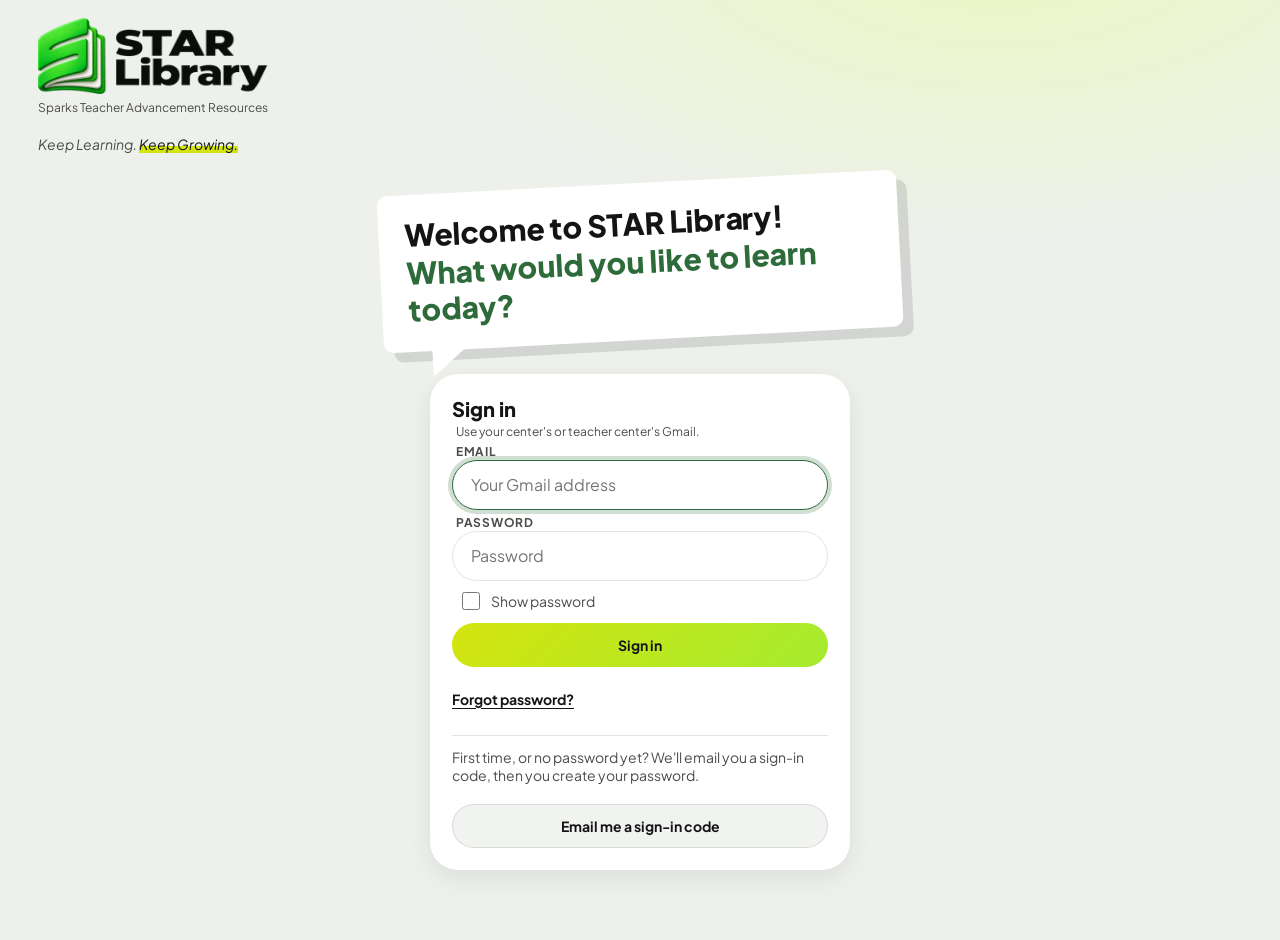
<file: index.html>
<!DOCTYPE html>
<html lang="en">
<head>
<meta charset="utf-8">
<meta name="viewport" content="width=device-width, initial-scale=1, viewport-fit=cover">
<title>STAR Library</title>
<meta name="description" content="Sparks Teacher Advancement Resources">
<meta name="theme-color" content="#1F3D2B">
<link rel="manifest" href="manifest.webmanifest">
<link rel="icon" type="image/png" href="img/favicon.png?v=2">
<link rel="apple-touch-icon" href="img/apple-touch-icon.png?v=2">
<meta name="apple-mobile-web-app-capable" content="yes">
<meta name="apple-mobile-web-app-title" content="STAR">
<link rel="preload" href="fonts/pjs-400-normal.woff2" as="font" type="font/woff2" crossorigin>
<link rel="preload" href="fonts/pjs-700-normal.woff2" as="font" type="font/woff2" crossorigin>
<link rel="preload" href="fonts/pjs-800-normal.woff2" as="font" type="font/woff2" crossorigin>
<script src="config.js"></script>
<script>(function(){try{var t=localStorage.getItem((window.STAR_CONFIG&&STAR_CONFIG.prefix||'starlib-')+'theme');document.documentElement.setAttribute('data-theme',t==='forest'||t==='sage'?t:'light')}catch(e){document.documentElement.setAttribute('data-theme','light')}})();</script>
<link rel="stylesheet" href="css/app.css">
<link rel="stylesheet" href="css/viewer.css">
<link rel="stylesheet" href="css/live.css">
</head>
<body>
<div class="page">
 <header class="bar">
  <a class="logo" href="#/" aria-label="STAR Library home" style="text-decoration:none"><img class="lg lg-l" src="img/logo.webp" alt="STAR Library" width="478" height="180"><img class="lg lg-d" src="img/logo-forest.webp" alt="" width="478" height="180"><span class="full">Sparks Teacher Advancement Resources</span></a>
  <div class="me" id="me" hidden>
   <button type="button" class="av" id="av" aria-haspopup="true" aria-expanded="false" aria-controls="me-pop" aria-label="Your account"></button>
   <div class="me-pop" id="me-pop" hidden>
    <b id="me-name"></b><small id="me-email"></small>
    <div class="thm" role="radiogroup" aria-labelledby="thm-h"><span class="thm-h" id="thm-h">Theme</span>
     <button type="button" role="radio" data-t="light" aria-checked="true"><span class="sw" style="background:#EDF0EB;box-shadow:inset -10px -10px 0 #C6E625"></span>Light</button>
     <button type="button" role="radio" data-t="forest" aria-checked="false"><span class="sw" style="background:#2A4A29;box-shadow:inset -10px -10px 0 #C5D97A"></span>Forest</button>
     <button type="button" role="radio" data-t="sage" aria-checked="false"><span class="sw" style="background:#DDE7DA;box-shadow:inset -10px -10px 0 #090D08"></span>Sage</button>
    </div>
    <button type="button" class="signout" id="install-btn" hidden style="color:var(--ink)">Install STAR on this phone</button>
    <button type="button" class="signout" id="signout">Sign out</button>
   </div>
  </div>
 </header>
 <p class="motto">Keep Learning. <b>Keep Growing.</b></p>
 <p class="offline" id="offline" role="status" hidden>You're offline. You can still browse; trainings open when you're back online.</p>
 <p class="boot" id="boot" role="status">Opening STAR Library…</p>

 <section class="gate" id="gate" hidden aria-labelledby="g-h">
  <div class="bubble"><p>Welcome to STAR Library!<br><span>What would you like to learn today?</span></p></div>
  <div class="gcard">
   <form id="g1" novalidate>
    <h2 id="g-h">Sign in</h2>
    <p class="muted sm" style="margin:2px 4px 0">Use your center's or teacher center's Gmail.</p>
    <label class="lbl" for="g-email">Email</label>
    <input id="g-email" type="email" inputmode="email" autocomplete="username" placeholder="Your Gmail address">
    <label class="lbl" for="g-pw">Password</label>
    <input id="g-pw" type="password" autocomplete="current-password" placeholder="Password">
    <label class="gshow"><input type="checkbox" id="g-show"> Show password</label>
    <p class="gerr" id="g-e1" role="alert" hidden></p>
    <button type="submit" class="btn" id="g-in">Sign in</button>
    <div class="glinks"><button type="button" class="glink" id="g-forgot">Forgot password?</button></div>
    <div class="gfirst"><p style="margin:0 0 10px">First time, or no password yet? We'll email you a sign-in code, then you create your password.</p>
     <button type="button" class="btn line" id="g-send">Email me a sign-in code</button></div>
   </form>
   <form id="g2" novalidate hidden>
    <h2>Check your inbox</h2>
    <p class="muted sm" style="margin:4px"><span id="g2-why"></span> <b id="g-to"></b>. It works for 10 minutes. Check Spam if you can't see it.</p>
    <input id="g-code" class="codein" type="text" inputmode="numeric" autocomplete="one-time-code" maxlength="6" placeholder="••••••" aria-label="6-digit code">
    <p class="gerr" id="g-e2" role="alert" hidden></p><p class="gok" id="g-ok" role="status" hidden></p>
    <button type="submit" class="btn" id="g-go">Continue</button>
    <div class="glinks"><button type="button" class="glink" id="g-back">Use a different email</button><button type="button" class="glink" id="g-again">Send a new code</button></div>
   </form>
   <form id="g3" novalidate hidden>
    <h2 id="g3-h">Create your password</h2>
    <p class="muted sm" style="margin:4px">At least 8 characters. You'll use it to sign in next time.</p>
    <input id="g3-user" type="email" autocomplete="username" hidden tabindex="-1" aria-hidden="true">
    <input id="g-new" type="password" autocomplete="new-password" placeholder="New password" aria-label="New password">
    <input id="g-new2" type="password" autocomplete="new-password" placeholder="Type it again" aria-label="Type the new password again" style="margin-top:10px">
    <label class="gshow"><input type="checkbox" id="g3-show"> Show password</label>
    <p class="gerr" id="g-e3" role="alert" hidden></p>
    <button type="submit" class="btn" id="g-save">Save and sign in</button>
   </form>
  </div>
 </section>

 <main id="view" hidden></main>
</div>

<nav class="nav" id="nav" aria-label="Main menu" hidden>
 <a href="#/" data-nav="home"><svg width="22" height="22" viewBox="0 0 24 24" fill="none" stroke="currentColor" stroke-width="2" stroke-linecap="round" stroke-linejoin="round" aria-hidden="true"><path d="M3 11l9-7 9 7v9a1 1 0 01-1 1h-5v-6H9v6H4a1 1 0 01-1-1z"/></svg>Home</a>
 <a href="#/curriculum" data-nav="curriculum"><svg width="22" height="22" viewBox="0 0 24 24" fill="none" stroke="currentColor" stroke-width="2" stroke-linecap="round" stroke-linejoin="round" aria-hidden="true"><path d="M4 5h6a2 2 0 012 2v12a2 2 0 00-2-2H4zM20 5h-6a2 2 0 00-2 2v12a2 2 0 012-2h6z"/></svg>Curriculum</a>
 <a href="#/me" data-nav="me"><svg width="22" height="22" viewBox="0 0 24 24" fill="none" stroke="currentColor" stroke-width="2" stroke-linecap="round" stroke-linejoin="round" aria-hidden="true"><circle cx="12" cy="8" r="4"/><path d="M4 21c0-4 4-6 8-6s8 2 8 6"/></svg>My page</a>
 <a href="#/join" data-nav="live"><svg width="22" height="22" viewBox="0 0 24 24" fill="none" stroke="currentColor" stroke-width="2" stroke-linecap="round" stroke-linejoin="round" aria-hidden="true"><circle cx="12" cy="12" r="2"/><path d="M8.5 8.5a5 5 0 000 7M15.5 8.5a5 5 0 010 7M5.6 5.6a9 9 0 000 12.8M18.4 5.6a9 9 0 010 12.8"/></svg>Join training</a>
 <a href="#/team" data-nav="team" hidden><svg width="22" height="22" viewBox="0 0 24 24" fill="none" stroke="currentColor" stroke-width="2" stroke-linecap="round" stroke-linejoin="round" aria-hidden="true"><circle cx="9" cy="8" r="3.5"/><circle cx="17" cy="9" r="2.5"/><path d="M2 20c0-3.5 3-5.5 7-5.5s7 2 7 5.5M16 14.5c3 0 6 1.5 6 4.5"/></svg>Team</a>
 <a href="#/edit" data-nav="edit" hidden><svg width="22" height="22" viewBox="0 0 24 24" fill="none" stroke="currentColor" stroke-width="2" stroke-linecap="round" stroke-linejoin="round" aria-hidden="true"><path d="M4 20h4L19 9l-4-4L4 16z"/><path d="M13.5 6.5l4 4"/></svg>Editor</a>
</nav>

<div id="deck" role="dialog" aria-modal="true" aria-labelledby="dk-title" hidden></div>
<div id="live" hidden></div>
<div class="toast" id="toast" role="status" aria-live="polite" hidden></div>

<script src="js/api.js"></script>
<script src="js/viewer.js"></script>
<script src="js/testimport.js"></script>
<script src="js/more.js"></script>
<script src="js/vendor/qrcode.js"></script>
<script src="js/live.js"></script>
<script src="js/app.js"></script>
<script>
if ('serviceWorker' in navigator && location.protocol === 'https:') {
  addEventListener('load', function () { navigator.serviceWorker.register('sw.js').catch(function () {}); });
}
</script>
</body>
</html>
</file>
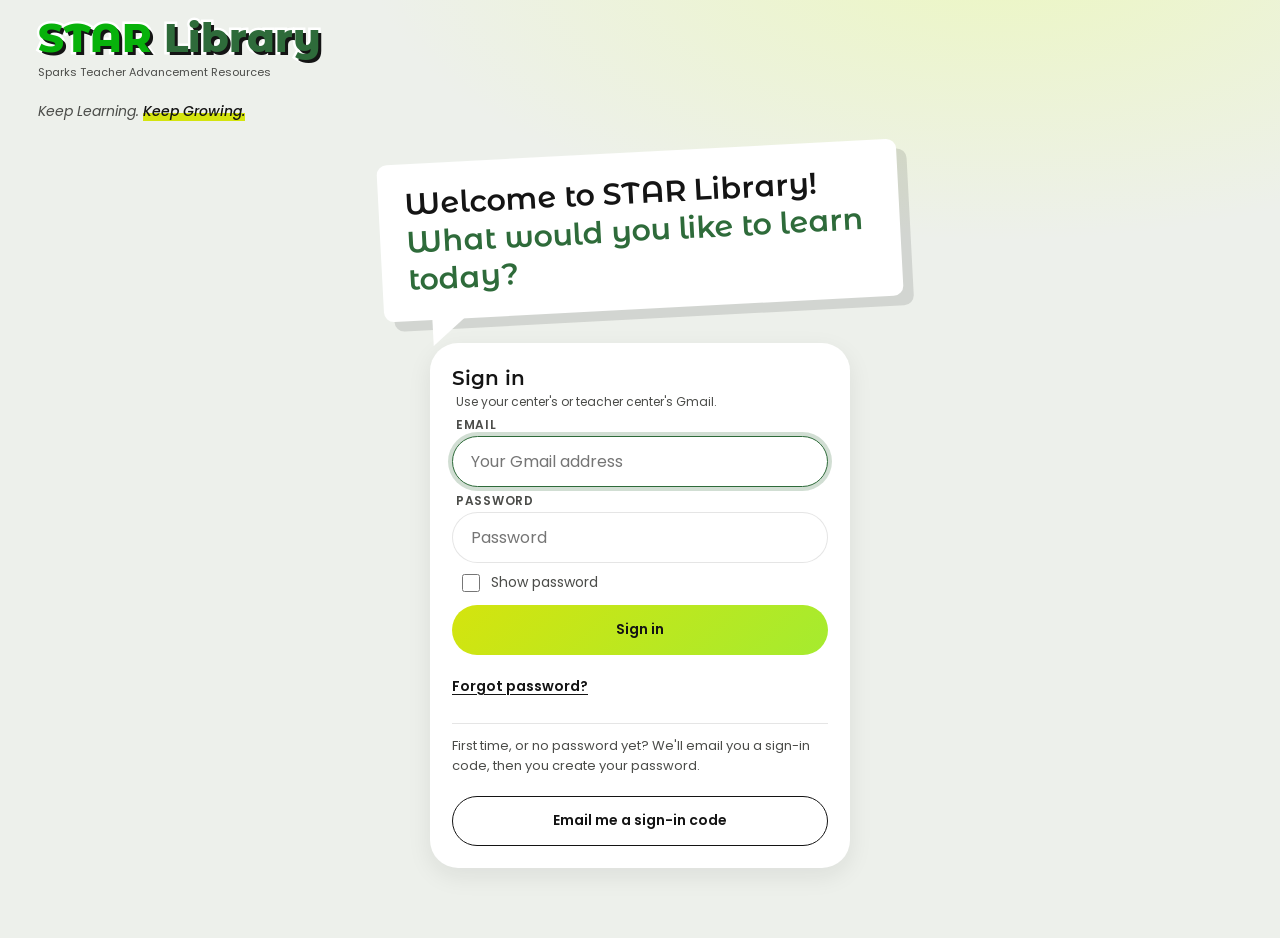
<file: staging/index.html>
<!DOCTYPE html>
<html lang="en">
<head>
<meta charset="utf-8">
<meta name="viewport" content="width=device-width, initial-scale=1, viewport-fit=cover">
<title>STAR Library</title>
<meta name="description" content="Sparks Teacher Advancement Resources">
<meta name="theme-color" content="#1F3D2B">
<link rel="manifest" href="manifest.webmanifest">
<link rel="icon" type="image/png" href="img/favicon.png">
<link rel="apple-touch-icon" href="img/apple-touch-icon.png">
<meta name="apple-mobile-web-app-capable" content="yes">
<meta name="apple-mobile-web-app-title" content="STAR">
<link rel="preconnect" href="https://fonts.googleapis.com">
<link rel="preconnect" href="https://fonts.gstatic.com" crossorigin>
<link href="https://fonts.googleapis.com/css2?family=Montserrat+Alternates:wght@600;700;800&family=Poppins:ital,wght@0,400;0,500;0,600;0,700;1,400;1,500&display=swap" rel="stylesheet">
<script src="config.js"></script>
<script>(function(){try{var t=localStorage.getItem((window.STAR_CONFIG&&STAR_CONFIG.prefix||'starlib-')+'theme');document.documentElement.setAttribute('data-theme',t==='forest'||t==='sage'?t:'light')}catch(e){document.documentElement.setAttribute('data-theme','light')}})();</script>
<link rel="stylesheet" href="css/app.css">
<link rel="stylesheet" href="css/viewer.css">
</head>
<body>
<div class="page">
 <header class="bar">
  <a class="logo" href="#/" aria-label="STAR Library home" style="text-decoration:none"><span class="wm">STAR <span>Library</span></span><span class="full">Sparks Teacher Advancement Resources</span></a>
  <div class="me" id="me" hidden>
   <button type="button" class="av" id="av" aria-haspopup="true" aria-expanded="false" aria-controls="me-pop" aria-label="Your account"></button>
   <div class="me-pop" id="me-pop" hidden>
    <b id="me-name"></b><small id="me-email"></small>
    <div class="thm" role="radiogroup" aria-labelledby="thm-h"><span class="thm-h" id="thm-h">Theme</span>
     <button type="button" role="radio" data-t="light" aria-checked="true"><span class="sw" style="background:#EDF0EB;box-shadow:inset -10px -10px 0 #C6E625"></span>Light</button>
     <button type="button" role="radio" data-t="forest" aria-checked="false"><span class="sw" style="background:#2A4A29;box-shadow:inset -10px -10px 0 #C5D97A"></span>Forest</button>
     <button type="button" role="radio" data-t="sage" aria-checked="false"><span class="sw" style="background:#DDE7DA;box-shadow:inset -10px -10px 0 #090D08"></span>Sage</button>
    </div>
    <button type="button" class="signout" id="install-btn" hidden style="color:var(--ink)">Install STAR on this phone</button>
    <button type="button" class="signout" id="signout">Sign out</button>
   </div>
  </div>
 </header>
 <p class="motto">Keep Learning. <b>Keep Growing.</b></p>
 <p class="offline" id="offline" role="status" hidden>You're offline. You can still browse; trainings open when you're back online.</p>
 <p class="boot" id="boot" role="status">Opening STAR Library…</p>

 <section class="gate" id="gate" hidden aria-labelledby="g-h">
  <div class="bubble"><p>Welcome to STAR Library!<br><span>What would you like to learn today?</span></p></div>
  <div class="gcard">
   <form id="g1" novalidate>
    <h2 id="g-h">Sign in</h2>
    <p class="muted sm" style="margin:2px 4px 0">Use your center's or teacher center's Gmail.</p>
    <label class="lbl" for="g-email">Email</label>
    <input id="g-email" type="email" inputmode="email" autocomplete="username" placeholder="Your Gmail address">
    <label class="lbl" for="g-pw">Password</label>
    <input id="g-pw" type="password" autocomplete="current-password" placeholder="Password">
    <label class="gshow"><input type="checkbox" id="g-show"> Show password</label>
    <p class="gerr" id="g-e1" role="alert" hidden></p>
    <button type="submit" class="btn" id="g-in">Sign in</button>
    <div class="glinks"><button type="button" class="glink" id="g-forgot">Forgot password?</button></div>
    <div class="gfirst"><p style="margin:0 0 10px">First time, or no password yet? We'll email you a sign-in code, then you create your password.</p>
     <button type="button" class="btn line" id="g-send">Email me a sign-in code</button></div>
   </form>
   <form id="g2" novalidate hidden>
    <h2>Check your inbox</h2>
    <p class="muted sm" style="margin:4px"><span id="g2-why"></span> <b id="g-to"></b>. It works for 10 minutes. Check Spam if you can't see it.</p>
    <input id="g-code" class="codein" type="text" inputmode="numeric" autocomplete="one-time-code" maxlength="6" placeholder="••••••" aria-label="6-digit code">
    <p class="gerr" id="g-e2" role="alert" hidden></p><p class="gok" id="g-ok" role="status" hidden></p>
    <button type="submit" class="btn" id="g-go">Continue</button>
    <div class="glinks"><button type="button" class="glink" id="g-back">Use a different email</button><button type="button" class="glink" id="g-again">Send a new code</button></div>
   </form>
   <form id="g3" novalidate hidden>
    <h2 id="g3-h">Create your password</h2>
    <p class="muted sm" style="margin:4px">At least 8 characters. You'll use it to sign in next time.</p>
    <input id="g3-user" type="email" autocomplete="username" hidden tabindex="-1" aria-hidden="true">
    <input id="g-new" type="password" autocomplete="new-password" placeholder="New password" aria-label="New password">
    <input id="g-new2" type="password" autocomplete="new-password" placeholder="Type it again" aria-label="Type the new password again" style="margin-top:10px">
    <label class="gshow"><input type="checkbox" id="g3-show"> Show password</label>
    <p class="gerr" id="g-e3" role="alert" hidden></p>
    <button type="submit" class="btn" id="g-save">Save and sign in</button>
   </form>
  </div>
 </section>

 <main id="view" hidden></main>
</div>

<nav class="nav" id="nav" aria-label="Main menu" hidden>
 <a href="#/" data-nav="home"><svg width="22" height="22" viewBox="0 0 24 24" fill="none" stroke="currentColor" stroke-width="2" stroke-linecap="round" stroke-linejoin="round" aria-hidden="true"><path d="M3 11l9-7 9 7v9a1 1 0 01-1 1h-5v-6H9v6H4a1 1 0 01-1-1z"/></svg>Home</a>
 <a href="#/curriculum" data-nav="curriculum"><svg width="22" height="22" viewBox="0 0 24 24" fill="none" stroke="currentColor" stroke-width="2" stroke-linecap="round" stroke-linejoin="round" aria-hidden="true"><path d="M4 5h6a2 2 0 012 2v12a2 2 0 00-2-2H4zM20 5h-6a2 2 0 00-2 2v12a2 2 0 012-2h6z"/></svg>Curriculum</a>
 <a href="#/me" data-nav="me"><svg width="22" height="22" viewBox="0 0 24 24" fill="none" stroke="currentColor" stroke-width="2" stroke-linecap="round" stroke-linejoin="round" aria-hidden="true"><circle cx="12" cy="8" r="4"/><path d="M4 21c0-4 4-6 8-6s8 2 8 6"/></svg>My page</a>
 <a href="#/team" data-nav="team" hidden><svg width="22" height="22" viewBox="0 0 24 24" fill="none" stroke="currentColor" stroke-width="2" stroke-linecap="round" stroke-linejoin="round" aria-hidden="true"><circle cx="9" cy="8" r="3.5"/><circle cx="17" cy="9" r="2.5"/><path d="M2 20c0-3.5 3-5.5 7-5.5s7 2 7 5.5M16 14.5c3 0 6 1.5 6 4.5"/></svg>Team</a>
 <a href="#/edit" data-nav="edit" hidden><svg width="22" height="22" viewBox="0 0 24 24" fill="none" stroke="currentColor" stroke-width="2" stroke-linecap="round" stroke-linejoin="round" aria-hidden="true"><path d="M4 20h4L19 9l-4-4L4 16z"/><path d="M13.5 6.5l4 4"/></svg>Editor</a>
</nav>

<div id="deck" role="dialog" aria-modal="true" aria-labelledby="dk-title" hidden></div>
<div class="toast" id="toast" role="status" aria-live="polite" hidden></div>

<script src="js/api.js"></script>
<script src="js/viewer.js"></script>
<script src="js/more.js"></script>
<script src="js/app.js"></script>
<script>
if ('serviceWorker' in navigator && location.protocol === 'https:') {
  addEventListener('load', function () { navigator.serviceWorker.register('sw.js').catch(function () {}); });
}
</script>
</body>
</html>
</file>
<file: css/app.css>
/* STAR Library app. Font: Plus Jakarta Sans (800 page titles, 700 titles/buttons, 500 labels, 400 text).
   Browsing uses the book/library look; My profile uses clean cards. Themes: Light (default), Forest, Sage. */
/* Plus Jakarta Sans (SIL Open Font License, web/fonts/OFL.txt), stored in the app so it loads at once and works offline */
@font-face{font-family:'Plus Jakarta Sans';font-style:normal;font-weight:400;font-display:swap;src:url(../fonts/pjs-400-normal.woff2) format('woff2')}
@font-face{font-family:'Plus Jakarta Sans';font-style:italic;font-weight:400;font-display:swap;src:url(../fonts/pjs-400-italic.woff2) format('woff2')}
@font-face{font-family:'Plus Jakarta Sans';font-style:normal;font-weight:500;font-display:swap;src:url(../fonts/pjs-500-normal.woff2) format('woff2')}
@font-face{font-family:'Plus Jakarta Sans';font-style:normal;font-weight:600 700;font-display:swap;src:url(../fonts/pjs-700-normal.woff2) format('woff2')}
@font-face{font-family:'Plus Jakarta Sans';font-style:italic;font-weight:600 700;font-display:swap;src:url(../fonts/pjs-700-italic.woff2) format('woff2')}
@font-face{font-family:'Plus Jakarta Sans';font-style:normal;font-weight:800;font-display:swap;src:url(../fonts/pjs-800-normal.woff2) format('woff2')}

:root,:root[data-theme="light"]{
 --bg:radial-gradient(900px 420px at 78% -6%,#ECF7C1 0%,#ECF7C100 70%),#EDF0EB;--bgc:#EDF0EB;
 --ink:#141414;--muted:#4B4C49;--line:#1414141c;--sec:#FFFFFF;--soft:#F1F3F0;--soft2:#E4E8E0;--card:#FFFFFF;
 --brand:#2E6B3A;--deep:#1F3D2B;--deep-t:#FFFFFF;--deep-sub:#CFE3D4;--lime:#C6E625;--next:#ECF7C1;
 --btn:linear-gradient(135deg,#D4E40E,#A5EB2F);--btn-t:#141414;
 --bk:#D6EB97;--bk-t:#141414;--bk-sub:#3F4A30;--bk-soon:#F1F3F0;--bk-hi:#C6E625;--tile:#FFFFFF;
 --pe1:#F6F3EA;--pe2:#E7E3D6;--pe-line:#14141414;--fd:#D6EB97;--fd2:#B9D36E;--fd-t:#141414;
 --ok-bg:#E3F1D4;--ok-t:#1F5E14;--err:#B42318;--panel:#FFFFFF;--panel2:#F1F3F0;--sh:0 8px 24px #14141414}
:root[data-theme="forest"]{
 --bg:linear-gradient(170deg,#43623F 0%,#2A4A29 32%,#1A361B 66%,#112B12 100%);--bgc:#112B12;
 --ink:#F2F5EE;--muted:#C9D4C8;--line:#ffffff24;--sec:#1F3A20;--soft:#ffffff12;--soft2:#ffffff1f;--card:#1F3A20;
 --brand:#C5D97A;--deep:#EDF0EC;--deep-t:#12260F;--deep-sub:#4A5A48;--lime:#C5D97A;--next:#ffffff14;
 --btn:#C5D97A;--btn-t:#12260F;--bk:#3D5C3B;--bk-t:#F2F5EE;--bk-sub:#C9D4C8;--bk-soon:#2A452A;--bk-hi:#5E8A3A;--tile:#E3EADB;
 --pe1:#4B6A48;--pe2:#2F4D2D;--pe-line:#ffffff24;--fd:#4A6A47;--fd2:#2F4D2D;--fd-t:#F2F5EE;
 --ok-bg:#C5D97A;--ok-t:#12260F;--err:#FFB4A8;--panel:#1B331C;--panel2:#132713;--sh:none;color-scheme:dark}
:root[data-theme="sage"]{
 --bg:radial-gradient(900px 520px at 85% 0%,#EAF3E4 0%,#EAF3E400 70%),linear-gradient(180deg,#E3ECDF 0%,#D6E2D2 100%);--bgc:#D6E2D2;
 --ink:#090D08;--muted:#3A4437;--line:#090D081c;--sec:#F5FAF6;--soft:#E3ECDF;--soft2:#D5E0D2;--card:#FFFFFF;
 --brand:#486509;--deep:#090D08;--deep-t:#FFFFFF;--deep-sub:#B8C2B4;--lime:#A9EB02;--next:#E3ECDF;
 --btn:#090D08;--btn-t:#FFFFFF;--bk:#F5FAF6;--bk-t:#090D08;--bk-sub:#3A4437;--bk-soon:#E3ECDF;--bk-hi:#A9EB02;--tile:#E3ECDF;
 --pe1:#FFFFFFbf;--pe2:#FFFFFF73;--pe-line:#090D080f;--fd:#090D08;--fd2:#2A3527;--fd-t:#FFFFFF;
 --ok-bg:#E3ECDF;--ok-t:#486509;--err:#B42318;--panel:#F5FAF6;--panel2:#E3ECDF;--sh:0 10px 30px #090D080f}
*,*::before,*::after{box-sizing:border-box}
html{--font:'Plus Jakarta Sans',system-ui,-apple-system,'Segoe UI',sans-serif}
html,body{margin:0}
body{font-family:var(--font);color:var(--ink);background:var(--bg);background-color:var(--bgc);background-attachment:fixed;min-height:100vh;min-height:100dvh;-webkit-tap-highlight-color:transparent}
body.modal{overflow:hidden}
[hidden]{display:none!important}
button,input,select,textarea{font:inherit;color:inherit}
a{color:var(--brand)}
:focus-visible{outline:3px solid var(--brand);outline-offset:3px}
.disp{font-family:var(--font);font-weight:800;letter-spacing:-.01em}
.sr{position:absolute;width:1px;height:1px;overflow:hidden;clip:rect(0 0 0 0);white-space:nowrap}
.page{max-width:1100px;margin:0 auto;padding:max(14px,env(safe-area-inset-top)) max(14px,env(safe-area-inset-right)) calc(110px + env(safe-area-inset-bottom)) max(14px,env(safe-area-inset-left));display:flex;flex-direction:column;gap:16px}

/* header */
.bar{display:flex;align-items:flex-start;justify-content:space-between;gap:12px;padding:4px 4px 0}
.logo{display:flex;flex-direction:column;gap:2px;background:none;border:0;padding:0;cursor:pointer;text-align:left}
.lg{display:block;height:clamp(54px,8vw,76px);width:auto}
.lg-d{display:none}:root[data-theme="forest"] .lg-l{display:none}:root[data-theme="forest"] .lg-d{display:block}
.full{font-size:12px;color:var(--muted);margin-top:4px}
.motto{margin:0 4px;font-style:italic;font-size:14px;color:var(--muted)}
.motto b{font-weight:500;color:var(--ink);background:linear-gradient(transparent 62%,#D4E40E 62%)}
:root[data-theme="forest"] .motto b{background:none;color:var(--lime)}
.av{width:44px;height:44px;border-radius:50%;border:0;background:var(--btn);color:var(--btn-t);font-weight:600;font-size:14px;cursor:pointer;flex:none}
.me{position:relative}
.me-pop{position:absolute;right:0;top:calc(100% + 8px);z-index:20;background:var(--card);color:var(--ink);border-radius:18px;box-shadow:0 14px 34px #0004;padding:14px 16px;min-width:250px;display:flex;flex-direction:column;gap:2px}
.me-pop small{color:var(--muted);overflow-wrap:anywhere}
.thm{margin-top:12px;padding-top:10px;border-top:1px solid var(--line);display:flex;flex-direction:column;gap:4px}
.thm-h,.lbl{font-size:12px;font-weight:600;letter-spacing:.06em;text-transform:uppercase;color:var(--muted);margin:0}
.thm button{border:0;border-radius:12px;padding:6px 8px;min-height:44px;display:flex;align-items:center;gap:10px;background:none;text-align:left;cursor:pointer}
.thm button[aria-checked="true"]{background:var(--soft);font-weight:600}
.sw{width:28px;height:28px;border-radius:50%;flex:none;box-shadow:inset 0 0 0 1px #0002}
.signout{margin-top:10px;border:0;border-top:1px solid var(--line);background:none;padding:10px 0 0;text-align:left;font-weight:600;color:var(--err);cursor:pointer;min-height:44px}

/* sections */
.sec{background:var(--sec);border-radius:28px;padding:20px 18px;display:flex;flex-direction:column;gap:14px;box-shadow:var(--sh)}
.sec-h{margin:0;font:800 20px/1.2 var(--font)}
.sec-h.u::after{content:'';display:block;width:56px;height:5px;border-radius:9px;background:var(--btn);margin-top:8px}
h1.big{margin:0;font:800 clamp(26px,4vw,34px)/1.1 var(--font)}
h1.big em{font-style:normal;color:var(--brand)}
.muted{color:var(--muted)}
.sm{font-size:12px}

/* search + chips */
.srch{position:relative}
.srch label{display:flex;align-items:center;gap:10px;background:var(--soft);border-radius:99px;padding:0 8px 0 18px;min-height:52px}
.srch input{flex:1;border:0;outline:0;background:transparent;font-size:16px;min-width:0}
.srch svg{flex:none;color:var(--brand)}
.clr{width:40px;height:40px;border-radius:50%;border:0;background:var(--soft2);cursor:pointer}
.res{position:absolute;z-index:15;left:0;right:0;top:calc(100% + 6px);background:var(--card);border-radius:18px;box-shadow:0 16px 40px #0003;padding:6px;max-height:60vh;overflow:auto;display:flex;flex-direction:column}
.res a{display:grid;grid-template-columns:62px 1fr auto;gap:10px;align-items:center;padding:10px;border-radius:12px;text-decoration:none;color:var(--ink);min-height:44px}
.res a:hover,.res a.on{background:var(--soft)}
.res .none{padding:14px;color:var(--muted)}
.code{font-size:12px;font-weight:700;color:var(--brand)}
.chips{display:flex;flex-wrap:wrap;gap:6px;align-items:center}
.chip{min-height:36px;padding:0 14px;border-radius:99px;border:0;background:var(--soft);font-size:14px;font-weight:500;cursor:pointer;text-decoration:none;color:var(--ink);display:inline-flex;align-items:center}
.chip.on{background:var(--ink);color:var(--sec)}
.tag{font-size:12px;background:var(--soft);border-radius:99px;padding:4px 10px;white-space:nowrap}
.tag.dark{background:var(--deep);color:var(--deep-t);font-weight:700}
.st{font-size:12px;font-weight:600;border-radius:99px;padding:3px 9px;white-space:nowrap;background:var(--ok-bg);color:var(--ok-t)}
.st.soon{background:var(--soft2);color:var(--muted)}

/* buttons */
.btn{display:inline-flex;align-items:center;justify-content:center;gap:6px;min-height:44px;padding:0 20px;border-radius:99px;border:0;background:var(--btn);color:var(--btn-t);font-weight:600;font-size:14px;text-decoration:none;cursor:pointer}
.btn.line{background:none;border:1.5px solid var(--ink);color:var(--ink)}
.btn.soft{background:var(--soft);color:var(--ink);border:1.5px solid var(--line)}
.btn:disabled{opacity:.55;cursor:default}
.back{align-self:flex-start}
.crumbs{font-size:12px;color:var(--muted)}
.crumbs a{color:var(--muted)}
.ibtn{width:44px;height:44px;border-radius:50%;border:1.5px solid var(--line);background:var(--card);display:grid;place-items:center;cursor:pointer;flex:none;color:var(--ink)}
.ibtn[aria-pressed="true"]{background:var(--ink);color:var(--sec);border-color:var(--ink)}

/* books */
.book{position:relative;display:block;text-decoration:none;color:var(--bk-t);transition:transform .25s cubic-bezier(.2,.8,.2,1);--rad:8px 14px 14px 8px;--d:5px}
.book:hover{transform:translateY(-4px)}
.book .bk,.book .pg{position:absolute;border-radius:var(--rad);border:1px solid var(--pe-line);pointer-events:none}
.book .bk{top:4px;bottom:4px;left:calc(var(--d)*2);right:calc(var(--d)*-2);background:var(--pe2)}
.book .pg{top:2px;bottom:2px;left:var(--d);right:calc(var(--d)*-1);background:repeating-linear-gradient(90deg,var(--pe1) 0 3px,var(--pe2) 3px 4px)}
.book .cv{position:absolute;inset:0;border-radius:var(--rad);background:var(--bk);box-shadow:0 10px 22px #1414141f,inset 5px 0 0 #00000012;padding:12px 11px 11px 14px;display:flex;flex-direction:column;gap:5px;overflow:hidden}
.book .win{flex:none;height:42%;border-radius:10px;background:var(--tile);display:grid;place-items:center;overflow:hidden}
.book .win img{width:100%;height:100%;object-fit:cover}
.book .win svg{width:46%;height:70%}
.book .tt{font:700 14px/1.22 var(--font);display:-webkit-box;-webkit-line-clamp:4;-webkit-box-orient:vertical;overflow:hidden}
.book .sub{margin-top:auto;font-size:12px;line-height:1.3;color:var(--bk-sub)}
.book .bcode{font-size:12px;font-weight:700;color:var(--bk-sub)}
.book .st{margin-top:auto;align-self:flex-start;background:var(--tile);color:var(--ok-t)}
.book.soon .cv{background:var(--bk-soon)}
.book.soon .st{background:var(--soft2);color:var(--muted)}
.book.hi .cv{background:var(--bk-hi)}
.shelf{display:grid;grid-template-columns:repeat(auto-fill,minmax(104px,1fr));gap:24px 22px;padding:2px 14px 4px 2px}
.shelf .book{height:168px}
.book .rfb{position:absolute;top:8px;right:8px;z-index:2;background:var(--sec);color:var(--brand);font-size:12px;font-weight:700;line-height:1;padding:5px 8px;border-radius:99px;box-shadow:0 2px 6px #1414141f}
.shelf.big{grid-template-columns:repeat(auto-fill,minmax(140px,1fr))}
.shelf.big .book{height:214px}
.shelf.big .book .win{height:34%}
.shelf.big .book .tt{-webkit-line-clamp:3}
.ledge{height:18px;margin:6px -4px 0;border-radius:6px;background:linear-gradient(var(--sec),var(--soft));box-shadow:0 10px 16px #1414141f}
.feat{width:210px;height:290px;align-self:center;--d:8px}
.feat .cv{background:var(--deep);color:var(--deep-t);padding:20px 18px}
.feat .tt{font-size:16px;-webkit-line-clamp:3}
.feat .ribbon{position:absolute;top:14px;left:-2px;background:var(--btn);color:var(--btn-t);font-size:12px;font-weight:700;letter-spacing:.08em;text-transform:uppercase;padding:4px 10px 4px 14px;border-radius:0 99px 99px 0}
.feat .win{height:86px;margin-top:22px;background:#2E6B3A}
.feat .bcode{color:var(--lime)}
.feat .sub{color:var(--deep-sub);margin-top:0}
.feat .go{margin-top:auto;align-self:flex-start;background:var(--btn);color:var(--btn-t);font-size:12px;font-weight:600;border-radius:99px;padding:6px 14px}
.mini{display:flex;flex-direction:column;gap:6px;padding:10px;border-radius:16px;background:var(--soft);text-decoration:none;color:var(--ink)}
.mini .th{height:70px;border-radius:10px;background:var(--tile);display:grid;place-items:center;overflow:hidden}
.mini .th img{width:100%;height:100%;object-fit:cover}
.mini b{font:700 14px/1.25 var(--font)}
.grid2{display:grid;grid-template-columns:repeat(2,minmax(0,1fr));gap:10px}
.rows{display:flex;flex-direction:column;gap:10px}
.row{display:grid;grid-template-columns:52px 1fr auto;gap:10px;align-items:center;padding:12px;border-radius:16px;background:var(--soft);text-decoration:none;color:var(--ink);min-height:44px}
.row .ic{width:52px;height:44px;border-radius:12px;background:var(--tile);display:grid;place-items:center;font-size:12px;font-weight:700;color:var(--brand);text-align:center;line-height:1.1}
.row b{font:700 14px/1.25 var(--font)}

/* folders */
.folders{display:grid;grid-template-columns:repeat(auto-fill,minmax(260px,1fr));gap:16px}
.fd{position:relative;display:block;height:170px;text-decoration:none;color:var(--fd-t)}
.fd svg.f{position:absolute;inset:0;width:100%;height:100%}
.fd .papers{position:absolute;left:9%;right:14%;top:5%;height:46%}
.fd .papers i{position:absolute;inset:0;border-radius:8px;box-shadow:0 2px 6px #0002;transition:transform .3s}
.fd .papers i:nth-child(1){background:#DCEBFF;transform:rotate(-7deg) translate(-4%,6%)}
.fd .papers i:nth-child(2){background:#E3F1D4;transform:rotate(4deg) translate(6%,2%)}
.fd .papers i:nth-child(3){background:#FFFFFF}
.fd:hover .papers i:nth-child(3){transform:translateY(-8%)}
.fd .lbl2{position:absolute;left:8%;right:30%;bottom:12%;display:flex;flex-direction:column;gap:3px}
.fd .lbl2 b{font:700 20px/1.2 var(--font)}
.fd .lbl2 small{font-size:12px;opacity:.9}
.fd .go{position:absolute;right:7%;bottom:12%;height:40px;border-radius:99px;background:#FFFFFF;color:#141414;display:flex;align-items:center;gap:4px;padding:0 14px;font-weight:600;font-size:14px;box-shadow:0 4px 10px #0002}
.fd .go.act{background:var(--btn);color:var(--btn-t)}
.tabs{display:flex;gap:6px;flex-wrap:wrap}
.vh{display:flex;align-items:center;gap:12px}
.badge{width:56px;height:56px;border-radius:16px;background:var(--tile);display:grid;place-items:center;flex:none}
.badge svg{width:38px;height:38px}

/* module page */
.box{background:var(--soft);border-radius:18px;padding:14px;display:flex;flex-direction:column;gap:8px}
.sk{display:grid;grid-template-columns:76px 1fr auto;gap:8px;align-items:center;font-size:14px;padding:7px 0;border-top:1px solid var(--line)}
.sk .tag{background:var(--card)}
.pre{display:inline-flex;align-items:center;gap:6px;min-height:40px;padding:0 12px;border-radius:12px;background:var(--card);color:var(--ink);font-size:14px;text-decoration:none}

/* cards (My profile) */
.card{background:var(--card);border-radius:20px;padding:16px;display:flex;flex-direction:column;gap:10px;box-shadow:var(--sh)}
.note{display:flex;gap:10px;align-items:flex-start;background:var(--next);border-radius:16px;padding:12px 14px;font-size:14px;line-height:1.5}

/* bottom menu */
.nav{position:fixed;z-index:10;left:50%;transform:translateX(-50%);bottom:max(14px,env(safe-area-inset-bottom));width:min(440px,calc(100% - 24px));display:flex;justify-content:space-around;background:var(--card);border-radius:24px;padding:8px 4px;box-shadow:0 8px 24px #14141426}
.nav a{display:flex;flex-direction:column;align-items:center;gap:2px;font-size:12px;font-weight:500;color:var(--muted);text-decoration:none;min-width:64px;min-height:44px;justify-content:center}
.nav a[aria-current="page"]{color:var(--ink)}
.nav a[aria-current="page"] svg{color:var(--brand)}

/* sign-in */
.gate{display:flex;flex-direction:column;align-items:center;gap:34px;padding:10px 0 30px}
.bubble{position:relative;transform:rotate(-3deg);background:#fff;color:#141414;border-radius:10px;padding:22px 26px;max-width:520px;box-shadow:10px 10px 0 #1414141f}
.bubble::after{content:'';position:absolute;left:48px;bottom:-26px;border-right:34px solid transparent;border-top:28px solid #fff}
.bubble p{margin:0;font:800 clamp(22px,4vw,30px)/1.25 var(--font)}
.bubble span{color:#2E6B3A}
.gcard{background:var(--sec);border-radius:28px;padding:22px;width:min(420px,100%);display:flex;flex-direction:column;gap:6px;box-shadow:var(--sh)}
.gcard h2{margin:0;font:800 20px/1.3 var(--font)}
.gcard .lbl{margin:10px 4px 4px}
.gcard input[type=email],.gcard input[type=password],.gcard input[type=text]{width:100%;min-height:50px;font-size:16px;padding:12px 18px;border-radius:99px;border:1.5px solid var(--line);background:var(--card)}
.gcard input:focus{outline:none;border-color:var(--brand);box-shadow:0 0 0 4px color-mix(in srgb,var(--brand) 22%,transparent)}
.gcard input.codein{letter-spacing:.45em;text-align:center;font-weight:600;font-size:20px}
.gcard .btn{width:100%;margin-top:10px;min-height:50px}
.gerr{color:var(--err);font-size:14px;margin:6px 4px 0}
.gok{color:var(--brand);font-size:14px;margin:6px 4px 0}
.glinks{display:flex;justify-content:space-between;gap:8px;margin-top:10px;flex-wrap:wrap}
.glink{background:none;border:0;padding:6px 0;font-weight:600;font-size:14px;text-decoration:underline;text-underline-offset:3px;cursor:pointer;color:var(--ink);min-height:44px}
.gfirst{border-top:1px solid var(--line);margin-top:14px;padding-top:12px;font-size:14px;color:var(--muted)}
.gshow{display:flex;align-items:center;gap:8px;margin:8px 6px 0;font-size:14px;color:var(--muted);cursor:pointer}
.gshow input{width:18px;height:18px;accent-color:var(--brand)}
.boot{margin:60px auto;text-align:center;color:var(--muted)}
.toast{position:fixed;z-index:40;left:50%;transform:translateX(-50%);bottom:calc(96px + env(safe-area-inset-bottom));background:#141414;color:#fff;border-radius:99px;padding:10px 18px;font-size:14px;box-shadow:0 10px 26px #0005;max-width:calc(100% - 32px);text-align:center}
.install{display:flex;align-items:center;gap:12px}
.offline{background:#FFF4D6;color:#5C4500;border-radius:14px;padding:10px 14px;font-size:14px}

/* profile, test, team, editor */
.dl{display:flex;flex-direction:column;gap:6px;padding:9px 0;border-top:1px solid var(--line)}
.dl .dt{display:flex;justify-content:space-between;gap:8px;font-size:14px;font-weight:500}
.dl .ev{font-size:12px;color:var(--muted);white-space:nowrap}
.lvbar{display:grid;grid-template-columns:repeat(4,minmax(0,1fr));gap:4px}
.lvbar i{height:8px;border-radius:99px;background:var(--soft2)}
.lvbar i.f{background:var(--brand)}
.tlist{display:flex;flex-direction:column}
.trow{display:flex;align-items:center;justify-content:space-between;gap:10px;padding:10px 0;border-top:1px solid var(--line);font-size:14px}
.trow .btn{min-height:40px;padding:0 16px}
.prog{height:8px;border-radius:99px;background:var(--soft2);overflow:hidden}
.prog i{display:block;height:100%;background:var(--brand);border-radius:inherit}
.tq{max-width:720px;width:100%;margin:0 auto}
.tqtop{display:flex;align-items:center;gap:10px;flex-wrap:wrap}
.opts{display:flex;flex-direction:column;gap:10px}
.opt{display:flex;align-items:flex-start;gap:12px;text-align:left;padding:14px 16px;border-radius:16px;border:1.5px solid var(--line);background:var(--card);cursor:pointer;min-height:52px;font-size:16px;line-height:1.4}
.opt b{width:28px;height:28px;border-radius:50%;display:grid;place-items:center;background:var(--soft);flex:none;font-size:14px}
.opt[aria-checked="true"]{border-color:var(--brand);background:var(--next)}
.opt[aria-checked="true"] b{background:var(--brand);color:var(--sec)}
.tqnav{display:flex;justify-content:space-between;gap:10px}
.tfilter{display:flex;flex-direction:column;gap:10px}
.people{display:flex;flex-direction:column}
.person{display:grid;grid-template-columns:44px 1fr auto;gap:12px;align-items:center;padding:12px 0;border-top:1px solid var(--line);text-decoration:none;color:var(--ink)}
.pav{width:44px;height:44px;border-radius:50%;background:var(--next);display:grid;place-items:center;font-weight:600;font-size:14px}
.pn{display:flex;flex-direction:column;gap:2px;min-width:0}
.pn b{font-weight:500}
.dots{display:flex;gap:4px;margin-top:4px}
.dots i,.legend i{width:11px;height:11px;border-radius:3px;background:var(--soft2);display:inline-block}
.dots i.k,.legend i.k{background:var(--brand)}
.dots i.n,.legend i.n{background:#E9C46A}
.legend{display:flex;gap:14px;flex-wrap:wrap;padding-top:10px;border-top:1px solid var(--line)}
.legend span{display:inline-flex;align-items:center;gap:5px}
.edhead{display:flex;align-items:center;justify-content:space-between;gap:10px;flex-wrap:wrap}
.edin{width:100%;min-height:48px;border-radius:99px;border:1.5px solid var(--line);padding:0 18px;background:var(--card)}
.edlist{display:flex;flex-direction:column}
.edrow{display:grid;grid-template-columns:76px 1fr auto;gap:10px;align-items:center;padding:12px 4px;border-top:1px solid var(--line);text-decoration:none;color:var(--ink);min-height:44px}
.edrow b{font-weight:500}
.edform{display:grid;grid-template-columns:1fr;gap:14px}
.fld{display:flex;flex-direction:column;gap:6px}
.fld>span{font-size:14px;font-weight:600}
.fld input,.fld select,.fld textarea{width:100%;min-height:46px;border-radius:12px;border:1.5px solid var(--line);padding:10px 12px;background:var(--card);font-size:16px}
.fld textarea{resize:vertical}
.fld small{font-size:12px;color:var(--muted);line-height:1.4}
.fld .ck{display:flex;align-items:center;gap:8px;min-height:46px;font-size:14px}
.fld .ck input{width:20px;height:20px;min-height:0;accent-color:var(--brand)}
.edbtns{display:flex;gap:8px;flex-wrap:wrap}
.qcard{padding:14px 0;border-top:1px solid var(--line)}
.qcard textarea{width:100%;border-radius:12px;border:1.5px solid var(--line);padding:8px 10px;background:var(--card);margin-bottom:8px}

/* ---------- layout: phone first, then tablet and PC ---------- */
.home-top{display:flex;flex-direction:column;gap:16px}
.home-top .recs{display:flex;flex-direction:column;gap:8px}
.mgrid,.mmain,.mside{display:flex;flex-direction:column;gap:14px}
.mepage,.mecols,.mecol{display:flex;flex-direction:column;gap:12px}
#view:not([hidden]){display:flex;flex-direction:column;gap:16px}
@media (min-width:760px){
 .shelf{grid-template-columns:repeat(auto-fill,minmax(130px,1fr))}
 .shelf .book{height:190px}
 .home-top{display:grid;grid-template-columns:minmax(0,1.3fr) auto;gap:24px;align-items:center}
 .home-top .recs{grid-column:1/-1}
 .rows{display:grid;grid-template-columns:repeat(2,minmax(0,1fr))}
 .shelf.stages{grid-template-columns:repeat(3,minmax(0,1fr))}
}
@media (min-width:1024px){
 #view:not([hidden]){gap:20px}
 .mecols{display:grid;grid-template-columns:repeat(2,minmax(0,1fr));align-items:start;gap:16px}
 .mecol{gap:16px}
 .page{max-width:1240px;padding-bottom:40px;gap:20px}
 .sec{padding:26px 28px}
 /* the menu sits at the top, beside the account circle */
 .bar{padding-right:0}
 .nav{position:absolute;top:max(18px,env(safe-area-inset-top));bottom:auto;left:auto;right:max(84px,calc((100vw - 1240px)/2 + 84px));transform:none;width:auto;gap:2px;padding:4px;border-radius:99px;box-shadow:var(--sh)}
 .nav a{flex-direction:row;gap:8px;font-size:14px;font-weight:600;min-width:0;padding:0 16px;border-radius:99px;color:var(--ink)}
 .nav a svg{width:18px;height:18px}
 .nav a[aria-current="page"]{background:var(--ink);color:var(--sec)}
 .nav a[aria-current="page"] svg{color:var(--sec)}
 .toast{bottom:28px}
 /* Home: intro | latest training, recommended underneath (wide PC: three columns) */
 .home-top{grid-template-columns:minmax(0,1fr) 230px;gap:28px}
 .home-top .recs .mini{display:grid;grid-template-columns:96px minmax(0,1fr) auto;grid-template-rows:auto auto;column-gap:12px;row-gap:2px;align-items:center}
 .home-top .recs .mini .th{grid-row:1/3;width:96px;height:60px}
 .home-top .recs .mini .code{grid-column:2;align-self:end}
 .home-top .recs .mini b{grid-column:2;align-self:start}
 .home-top .recs .mini .st{grid-column:3;grid-row:1/3}
 .shelf.stages{grid-template-columns:repeat(6,minmax(0,1fr))}
 .feat{width:230px;height:316px}
 .feat .win{height:100px}
 .shelf{grid-template-columns:repeat(auto-fill,minmax(150px,1fr));gap:28px 30px}
 .shelf .book{height:206px}
 .shelf .book .tt{font-size:14px}
 .shelf.big{grid-template-columns:repeat(auto-fill,minmax(160px,1fr))}
 .shelf.big .book{height:228px}
 .folders{grid-template-columns:repeat(auto-fill,minmax(300px,1fr));gap:20px}
 .fd{height:190px}
 /* Module page: shelf of trainings | details */
 .mgrid{display:grid;grid-template-columns:minmax(0,1.6fr) minmax(300px,1fr);gap:28px;align-items:start}
 .edform{grid-template-columns:repeat(2,minmax(0,1fr));gap:16px 20px}
 .edform .fld:has(textarea){grid-column:1/-1}
 .people{display:grid;grid-template-columns:repeat(2,minmax(0,1fr));column-gap:28px}
 .mside{position:sticky;top:20px}
 .rows{grid-template-columns:repeat(3,minmax(0,1fr))}
}
@media (min-width:1280px){
 .home-top{grid-template-columns:minmax(0,1.2fr) 230px minmax(0,.95fr)}
 .home-top .recs{grid-column:auto;align-self:stretch;justify-content:center}
 .home-top .recs .grid2{grid-template-columns:1fr}
}
@media (min-width:1024px) and (hover:hover){.nav a:hover{background:var(--soft)}}
@media (prefers-reduced-motion:reduce){.book,.fd .papers i{transition:none}.book:hover{transform:none}}
.live-join{align-self:flex-start}

/* Buttons: one style everywhere (main = lime pill, second = grey pill, icon = round grey; 44 px tall) */
.btn{font-weight:700}
.btn.line{background:var(--soft);border:1.5px solid var(--line);color:var(--ink)}
.ibtn{background:var(--soft)}
.trow .btn,.gcard .btn{min-height:44px}
.feat .go{font-size:14px;font-weight:700;min-height:40px}
.chip{font-weight:700}
/* Editor › Live session: slide strip, preview, activity panel */
.elstrip{display:flex;gap:10px;overflow-x:auto;padding:4px 2px 10px;scroll-snap-type:x proximity;-webkit-overflow-scrolling:touch}
.elth{flex:none;width:150px;border:2px solid transparent;border-radius:14px;background:var(--soft);padding:4px;position:relative;cursor:pointer;text-align:left;scroll-snap-align:center;color:var(--ink);font:inherit}
.elth.on{border-color:var(--brand);background:var(--next)}
.elth:focus-visible{outline:3px solid var(--brand);outline-offset:2px}
.elimg{display:block;aspect-ratio:16/9;border-radius:10px;background:var(--soft2);overflow:hidden}
.elimg img{width:100%;height:100%;object-fit:contain;display:block}
.elno{position:absolute;left:9px;top:9px;background:#000000b0;color:#fff;font-size:12px;font-weight:700;border-radius:99px;padding:1px 8px}
.elbadges{display:flex;gap:4px;flex-wrap:wrap;min-height:22px;margin-top:4px}
.elb{font-style:normal;font-size:12px;font-weight:700;border-radius:99px;padding:2px 8px;background:var(--card);color:var(--ink);border:1px solid var(--line)}
.elb.e-pre{background:var(--deep);color:#fff;border-color:transparent}.elb.e-post{background:var(--lime);color:#141414;border-color:transparent}
.elmain{display:grid;grid-template-columns:minmax(0,1.4fr) minmax(300px,1fr);gap:16px;align-items:start}
.elprev{position:sticky;top:12px}
.elbig{position:relative}.elbig .elimg{border-radius:16px;box-shadow:0 2px 10px #0000001a}
.elov{position:absolute;inset:0;pointer-events:none}
.eldot{position:absolute;left:50%;top:50%;width:28px;height:28px;margin:-14px;border-radius:50%;background:var(--lime);border:3px solid #fff;box-shadow:0 2px 6px #0006}
.eldraw{position:absolute;inset:10px;border:3px dashed var(--lime);border-radius:12px}
.elnav{display:flex;align-items:center;justify-content:center;gap:14px;margin-top:10px}
.elnav b{font-size:14px;min-width:110px;text-align:center}
.elpanel{background:var(--card);border-radius:18px;padding:16px;display:flex;flex-direction:column;gap:12px;border:1px solid var(--line)}
.elpanel .fld{margin:0}
.eltypes{display:grid;grid-template-columns:repeat(4,1fr);gap:8px}
.eltype{display:flex;flex-direction:column;align-items:center;justify-content:center;gap:4px;padding:10px 4px;min-height:64px;border-radius:14px;border:2px solid var(--line);background:var(--soft);font:700 14px var(--font);color:var(--ink);cursor:pointer}
.eltype svg{width:24px;height:24px}.eltype.on{border-color:var(--brand);background:var(--next)}
.eltype:focus-visible{outline:3px solid var(--brand);outline-offset:2px}
.eltpl{display:flex;flex-wrap:wrap;gap:6px;align-items:center}.eltpl>span{width:100%}
.eltpl .chip{height:auto;min-height:36px;white-space:normal;text-align:left;padding:6px 12px;font-weight:500;line-height:1.3}
.elphone{background:var(--soft);border-radius:16px;padding:12px;display:flex;flex-direction:column;gap:8px}
.elmock{background:var(--card);border-radius:14px;padding:12px;display:flex;flex-direction:column;gap:8px;max-width:330px;box-shadow:0 1px 4px #00000014}
.elmock b{font-size:16px}
.elmock .o,.elmock .in{border:1px solid var(--line);border-radius:12px;padding:10px 12px;font-size:14px}.elmock .in{color:var(--muted)}
.elmock .sm-btn{align-self:flex-end;height:36px;padding:0 18px;font-size:14px;display:inline-flex;align-items:center;pointer-events:none}
@media (max-width:860px){.elmain{grid-template-columns:1fr}.elprev{position:static}.elth{width:120px}}
/* Editor › session report: essays, delete */
.esrow{border-top:1px solid var(--line);padding:8px 0}
.escols{display:grid;grid-template-columns:1fr 1fr;gap:10px;margin-top:4px}
.escols small{font-size:12px;color:var(--muted)}.escols p{margin:2px 0 0;font-size:14px;white-space:pre-wrap}
@media (max-width:600px){.escols{grid-template-columns:1fr}}
.eddanger{margin-top:12px;border:1.5px solid var(--line);border-radius:16px;padding:14px;display:flex;flex-direction:column;gap:8px;align-items:flex-start}
/* Editor › Live session › Add from template */
.tplbox{border:1.5px dashed var(--line);border-radius:16px;padding:14px;display:flex;flex-direction:column;gap:10px;margin-top:12px;background:var(--soft)}
.tplbox label.btn{cursor:pointer}
.tptext{width:100%;box-sizing:border-box;border:1.5px solid var(--line);border-radius:14px;padding:10px 14px;font:400 14px/1.5 var(--font);background:var(--card);color:var(--ink);resize:vertical}
.tpprev{background:var(--card);border-radius:14px;padding:12px;display:flex;flex-direction:column;gap:8px;max-height:60vh;overflow:auto}
.tpq{display:flex;flex-direction:column;gap:2px;border-top:1px solid var(--line);padding-top:8px}
.tpq.bad{border-left:4px solid var(--err);padding-left:8px}
/* session report: rating */
.ratebox{display:flex;gap:20px;align-items:center;flex-wrap:wrap}
.rbig{display:flex;flex-direction:column}.rbig b{font-size:34px;font-weight:800;color:#C98F00}.rbig small{font-size:12px;color:var(--muted)}
.rbars{flex:1;min-width:200px;display:flex;flex-direction:column;gap:4px}
.rrow{display:grid;grid-template-columns:36px 1fr 28px;gap:8px;align-items:center;font-size:12px}
.rrow i{height:8px;border-radius:99px;background:var(--soft2);overflow:hidden}.rrow i b{display:block;height:100%;background:#F5B301;border-radius:99px}
/* Editor › Results */
.rsfil{display:flex;gap:10px;flex-wrap:wrap}.rsfil select{max-width:240px}
.rsstats{display:grid;grid-template-columns:repeat(4,1fr);gap:10px}
@media (max-width:700px){.rsstats{grid-template-columns:1fr 1fr}}
.rsrow{display:grid;grid-template-columns:36px 1fr 90px;gap:10px;align-items:center;margin-top:4px}
.rsbar{position:relative;height:22px;border-radius:99px;background:var(--soft2);overflow:hidden;display:block}
.rsbar i{position:absolute;inset:0 auto 0 0;border-radius:99px;background:#C9D6BE}.rsbar.post i{background:var(--lime)}
.rsbar b{position:relative;font-size:12px;line-height:22px;padding-left:10px}
.rsfil select{width:auto;min-width:180px;min-height:44px;border-radius:99px;border:1.5px solid var(--line);padding:0 16px;background:var(--card);color:var(--ink);font:500 14px var(--font)}
.rsbar{display:flex;align-items:center}
.rsbar b{line-height:1}
</file>
<file: css/viewer.css>
/* Slide viewer (carried over from STAR Library 1, same behaviour). */
#deck{position:fixed;inset:0;z-index:30;display:flex;align-items:center;justify-content:center;padding:max(10px,env(safe-area-inset-top)) max(10px,env(safe-area-inset-right)) max(10px,env(safe-area-inset-bottom)) max(10px,env(safe-area-inset-left));background:#06181acc;backdrop-filter:blur(3px)}
#deck[hidden]{display:none!important}
.dk{position:relative;background:var(--panel);color:var(--ink);width:min(1180px,100%);height:min(860px,100%);border-radius:24px;display:flex;flex-direction:column;overflow:hidden;box-shadow:0 20px 60px #0007}
.dk-top{display:flex;align-items:center;gap:10px;padding:10px 12px;border-bottom:1px solid var(--line);flex-wrap:wrap}
.dk-head{flex:1;min-width:0}
.dk-head small{font-size:12px;font-weight:700;color:var(--brand)}
.dk-head h2{margin:2px 0 0;font:800 clamp(16px,2.2vw,22px)/1.2 var(--font)}
.dk-head p{margin:2px 0 0;font-size:12px;color:var(--muted)}
.dk-x{border:0;background:var(--panel2);border-radius:50%;width:44px;height:44px;font-size:20px;cursor:pointer;flex:none;color:var(--ink)}
.dk-acts{display:flex;gap:8px;position:relative}
.dk-lk{position:relative;width:44px;height:44px;border-radius:50%;border:1.5px solid var(--ink);background:none;color:var(--ink);cursor:pointer;display:grid;place-items:center}
.dk-lk svg{width:20px;height:20px}
.dk-lk[aria-pressed="true"],.dk-lk[aria-expanded="true"]{background:var(--ink);color:var(--panel)}
.dk-lk i{position:absolute;top:-4px;right:-4px;min-width:20px;height:20px;border-radius:99px;background:var(--btn);color:var(--btn-t);font:700 12px/20px var(--font);font-style:normal;text-align:center;padding:0 5px}
.dk-pop{position:absolute;z-index:5;top:calc(100% + 8px);right:0;width:max-content;max-width:min(300px,80vw);background:var(--panel);border-radius:16px;box-shadow:0 14px 34px #0004;padding:8px;display:flex;flex-direction:column;gap:6px}
.dk-vid,.dk-lnk{font-weight:600;font-size:14px;text-decoration:none;border-radius:99px;padding:9px 14px;display:inline-flex;align-items:center;gap:6px;min-height:40px}
.dk-vid{background:#E32D2D;color:#fff}
.dk-lnk{background:var(--panel);color:var(--ink);border:1.5px solid var(--ink)}
.dk-body{flex:1;min-height:0;display:flex}
.dk-stage{flex:1;min-width:0;position:relative;display:flex;align-items:center;justify-content:center;padding:14px 64px;background:var(--panel2);overflow:hidden}
.dk-stage .base{max-width:100%;max-height:100%;border-radius:10px;box-shadow:0 8px 24px #0003;background:#fff;position:relative;z-index:1}
.dk-arrow{position:absolute;z-index:2;top:50%;transform:translateY(-50%);width:48px;height:48px;border-radius:50%;border:0;background:var(--ink);color:var(--panel);font-size:28px;line-height:1;cursor:pointer;box-shadow:0 4px 12px #0003}
.dk-arrow:disabled{opacity:.25;cursor:default}
.dk-arrow.l{left:10px}.dk-arrow.r{right:10px}
.dk-stage.wait::after{content:'Loading…';position:absolute;z-index:3;left:50%;top:50%;transform:translate(-50%,-50%);background:var(--panel);border-radius:99px;padding:6px 16px;font-size:14px;color:var(--muted);box-shadow:0 4px 12px #0002}
.dk-stage.bad::after{content:'This slide did not load. Tap an arrow to try again.';position:absolute;z-index:3;left:50%;top:50%;transform:translate(-50%,-50%);background:var(--panel);border-radius:14px;padding:8px 16px;font-size:14px;color:var(--err);text-align:center}
.dk-panel{width:min(360px,40%);border-left:1px solid var(--line);overflow:auto;padding:14px 16px;font-size:14px;line-height:1.55}
.dk-panel h3{margin:0 0 8px;font:600 16px var(--font)}
.dk-panel .hint{color:var(--muted);font-style:italic;margin:0 0 10px;font-size:14px}
.dk-panel .note{white-space:pre-line}
.dk-bar{display:flex;flex-wrap:wrap;align-items:center;gap:8px;padding:10px 12px;border-top:1px solid var(--line)}
.dk-bar .sp{flex:1}
.dk-btn{min-height:44px;padding:0 14px;border-radius:99px;border:1.5px solid var(--ink);background:none;color:var(--ink);font:500 14px var(--font);cursor:pointer}
.dk-btn[aria-pressed="true"]{background:var(--ink);color:var(--panel)}
.dk-btn.done-off{background:var(--btn);border-color:transparent;color:var(--btn-t)}
.dk-jump{display:flex;align-items:center;gap:6px;font-size:14px}
.dk-jump input{width:4.2em;min-height:44px;border-radius:12px;border:1.5px solid var(--ink);background:var(--panel);text-align:center}
.dk-grid{display:grid;grid-template-columns:repeat(auto-fill,minmax(150px,1fr));gap:10px;padding:14px;overflow:auto;flex:1;min-height:0;background:var(--panel2)}
.dk-grid button{border:2px solid transparent;border-radius:10px;padding:0;background:#fff;cursor:pointer;position:relative;overflow:hidden;aspect-ratio:16/9}
.dk-grid button[aria-current="true"]{border-color:var(--brand)}
.dk-grid img{width:100%;height:100%;object-fit:cover;display:block}
.dk-grid span{position:absolute;left:6px;top:6px;background:#141414cc;color:#fff;border-radius:99px;font-size:12px;padding:0 7px}
.dk-empty{max-width:440px;text-align:center;padding:10px}
.dk-empty .big{width:88px;height:100px;margin:0 auto 8px}
.dk-empty .big svg{width:100%;height:100%}
.dk-empty h3{margin:0 0 6px;font:800 20px var(--font)}
.dk-empty p{margin:0 0 14px;color:var(--muted);line-height:1.5}
.dk-end{position:relative;z-index:2;background:var(--panel);border-radius:22px;padding:22px 20px 18px;max-width:520px;width:100%;text-align:center;box-shadow:0 10px 30px #0003;max-height:100%;overflow:auto}
.dk-end .yay{font:800 34px/1 var(--font);color:var(--brand)}
.dk-end h3{margin:6px 0 4px;font:800 28px var(--font)}
.dk-end p{margin:0 0 14px;color:var(--muted);line-height:1.5}
.dk-end h4{margin:0 0 10px;font:600 16px var(--font);color:var(--brand)}
.dk-end .recs{display:grid;grid-template-columns:repeat(2,minmax(0,1fr));gap:10px;text-align:left}
.dk-end .row2{display:flex;gap:8px;justify-content:center;flex-wrap:wrap;margin-top:16px}
.qa{border:1px solid var(--line);border-radius:14px;padding:10px 12px;margin:0 0 10px}
.qa .meta{font-size:12px;color:var(--muted)}
.qa .ans{margin-top:8px;background:var(--panel2);border-radius:10px;padding:8px 10px}
.qa .wait{margin-top:6px;font-style:italic;color:var(--muted);font-size:14px}
.ask textarea{width:100%;min-height:76px;border-radius:12px;border:1.5px solid var(--line);background:var(--panel);padding:8px 10px;resize:vertical}
.ask .row2{display:flex;flex-wrap:wrap;align-items:center;gap:8px;margin-top:6px}
.dk .err{color:var(--err);font-size:14px;margin:6px 0 0}
/* page flip */
.turn{position:absolute;z-index:1;transform-origin:left center;backface-visibility:hidden;-webkit-backface-visibility:hidden;border-radius:10px;pointer-events:none;will-change:transform;animation:pfwd .9s cubic-bezier(.4,0,.2,1) forwards}
.turn img{display:block;width:100%;height:100%;border-radius:inherit;background:#fff;box-shadow:0 8px 24px #0003}
.turn::after{content:'';position:absolute;inset:0;border-radius:inherit;background:linear-gradient(90deg,#0000 30%,#00000014 65%,#00000059);opacity:0;animation:psh .9s ease-in-out forwards}
.turn.back{animation-name:pback}.turn.back::after{animation-name:pshb}
@keyframes pfwd{0%{transform:perspective(1700px) rotateY(0)}18%{transform:perspective(1700px) rotateY(-14deg) skewY(-.6deg)}55%{transform:perspective(1700px) rotateY(-92deg) skewY(-1.8deg)}100%{transform:perspective(1700px) rotateY(-180deg)}}
@keyframes pback{0%{transform:perspective(1700px) rotateY(-180deg)}45%{transform:perspective(1700px) rotateY(-88deg) skewY(-1.8deg)}82%{transform:perspective(1700px) rotateY(-10deg) skewY(-.5deg)}100%{transform:perspective(1700px) rotateY(0)}}
@keyframes psh{0%{opacity:0}55%{opacity:1}100%{opacity:1}}
@keyframes pshb{0%{opacity:1}45%{opacity:1}100%{opacity:0}}
@media (prefers-reduced-motion:reduce){.turn,.turn::after{animation-duration:.01s}}
/* full screen: the slide fills the screen; buttons float on top */
#deck.max,#deck:fullscreen{padding:0;background:#000}
#deck.max .dk,#deck:fullscreen .dk{width:100%;height:100%;border-radius:0;background:#000}
#deck.max .dk-body,#deck:fullscreen .dk-body{position:absolute;inset:0}
#deck.max .dk-stage,#deck:fullscreen .dk-stage{padding:0;background:#000}
#deck.max .dk-stage .base,#deck:fullscreen .dk-stage .base{width:100%;height:100%;max-width:none;max-height:none;object-fit:contain;border-radius:0;box-shadow:none;background:none}
#deck.max .dk-top,#deck:fullscreen .dk-top{position:absolute;z-index:3;top:10px;right:64px;padding:0;border:0;background:none}
#deck.max .dk-head,#deck:fullscreen .dk-head,#deck.max .dk-x,#deck:fullscreen .dk-x,#deck.max .dk-mine,#deck:fullscreen .dk-mine{display:none}
#deck.max .dk-bar,#deck:fullscreen .dk-bar{position:absolute;z-index:3;left:0;right:0;bottom:0;border:0;background:linear-gradient(#0000,#00000040);padding:10px 14px max(10px,env(safe-area-inset-bottom))}
#deck.max .dk-btn,#deck:fullscreen .dk-btn,#deck.max .dk-lk,#deck:fullscreen .dk-lk,#deck.max .dk-arrow,#deck:fullscreen .dk-arrow,#deck.max .dk-jump input,#deck:fullscreen .dk-jump input{background:#16301F55;color:#fff;border:1.5px solid #ffffffa6;box-shadow:none}
#deck.max .dk-jump,#deck:fullscreen .dk-jump{color:#fff}
#deck.max .dk-panel,#deck:fullscreen .dk-panel{position:absolute;z-index:3;top:66px;right:14px;bottom:78px;width:min(360px,calc(100% - 28px));border:0;border-radius:18px;background:color-mix(in srgb,var(--panel) 92%,transparent)}
#deck.max .dk-grid,#deck:fullscreen .dk-grid{position:absolute;z-index:2;inset:0 0 72px 0}
.dk-fsx{display:none;position:absolute;z-index:4;top:10px;right:10px;width:44px;height:44px;border-radius:50%;border:0;background:#ffffff33;color:#fff;font-size:20px;cursor:pointer}
#deck.max .dk-fsx,#deck:fullscreen .dk-fsx{display:block}
@media (orientation:portrait) and (max-width:760px){#deck.max .dk,#deck:fullscreen .dk{position:absolute;top:50%;left:50%;width:100vh;width:100dvh;height:100vw;height:100dvw;transform:translate(-50%,-50%) rotate(90deg)}}
@media (max-width:760px){
 .dk-stage{padding:10px 8px 64px}
 .dk-arrow{top:auto;bottom:8px;transform:none}
 .dk-body{flex-direction:column}
 .dk-panel{width:100%;border-left:0;border-top:1px solid var(--line);max-height:45%}
 .dk-bar .sp{display:none}
 .dk-bar .tx{display:none}
 .dk-end .recs{grid-template-columns:1fr}
}

/* Buttons: one style everywhere. Main = lime pill, second = grey pill, icon = round grey. All 44 px tall. */
.dk-mine{display:flex;align-items:center;gap:8px;flex-wrap:nowrap}
.dk-x,.dk-lk{background:var(--soft);border:1.5px solid var(--line);color:var(--ink)}
.dk-lk[aria-pressed="true"],.dk-lk[aria-expanded="true"]{background:var(--ink);border-color:var(--ink);color:var(--panel)}
.dk-lk.dk-pill{width:auto;border-radius:99px;padding:0 16px;display:inline-flex;gap:6px;font:700 14px var(--font)}
.dk-lk.dk-pill svg{width:18px;height:18px}
.dk-lk.dk-live{width:auto;border-radius:99px;padding:0 18px;display:inline-flex;align-items:center;white-space:nowrap;font:700 14px var(--font);background:var(--btn);border-color:transparent;color:var(--btn-t)}
.dk-btn{background:var(--soft);border:1.5px solid var(--line);font-weight:700}
.dk-btn[aria-pressed="true"]{background:var(--ink);border-color:var(--ink);color:var(--panel)}
</file>
<file: css/live.css>
/* STAR Library Live sessions: phone view (teachers) and present screen (facilitator, projector). */
#live{position:fixed;inset:0;z-index:30;overflow:auto;background:var(--bg);background-color:var(--bgc);color:var(--ink);font-family:var(--font)}
body.live-on{overflow:hidden}
body.live-on .bar,body.live-on #view,body.live-on #nav,body.live-on #gate,body.live-on #boot{display:none!important}
.toast{z-index:60}

/* ---------- shared ---------- */
.lv-card{background:var(--card);border-radius:22px;padding:18px;display:flex;flex-direction:column;gap:12px;box-shadow:var(--sh)}
.lv-center{align-items:center;text-align:center}
.lv-h1{margin:0;font-size:28px;font-weight:800;letter-spacing:-.01em}
.lv-wait{color:var(--muted);text-align:center;margin:40px 0}
.lv-muted{color:var(--muted);font-size:14px;margin:0}
.lv-small{font-size:12px;color:var(--muted);text-align:center;margin:0}
.lv-opt{font-weight:400;color:var(--muted);font-size:12px}
.lv-row{display:flex;align-items:center;gap:8px;justify-content:space-between}
.lv-pill{display:inline-flex;align-items:center;gap:6px;border-radius:99px;padding:6px 12px;font-size:12px;font-weight:700;white-space:nowrap}
.lv-pill.dark{background:var(--deep);color:#fff}.lv-pill.lime{background:var(--lime);color:#141414}
.lv-dot{width:8px;height:8px;border-radius:99px;background:var(--lime);display:inline-block}.lv-dot.red{background:#B42318}
.lv-link{background:none;border:0;padding:4px 0;color:var(--brand);font:inherit;font-weight:700;text-decoration:underline;cursor:pointer}
.lv-av{border-radius:50%;object-fit:contain;flex:none;display:inline-block}
.lv-ini{display:inline-grid;place-items:center;background:var(--soft2);color:var(--ink);font-weight:700;font-size:13px}
.lv-big{min-height:52px;font-size:16px}
.lv-round{width:44px;height:44px;border-radius:99px;border:1.5px solid var(--line);background:var(--soft);color:var(--ink);font-size:16px;cursor:pointer;flex:none}
.lv-round:disabled{opacity:.4;cursor:default}
.lv-chip{border:1.5px solid var(--line);background:var(--soft);color:var(--ink);border-radius:99px;padding:0 14px;font:700 14px var(--font);cursor:pointer;min-height:36px}
.lv-fld{display:flex;flex-direction:column;gap:6px;font-size:14px;font-weight:700;border:0;padding:0;margin:0}
.lv-fld legend{padding:0;margin-bottom:6px}
.lv-fld input,.lv-fld textarea{height:48px;border:1.5px solid var(--line);border-radius:14px;padding:0 14px;font:400 16px var(--font);background:var(--card);color:var(--ink)}
.lv-fld textarea{height:auto;padding:10px 14px;resize:vertical}
.lv-codein{font-weight:800!important;font-size:24px!important;letter-spacing:.2em;text-align:center}
.lv-scores{display:grid;grid-template-columns:repeat(auto-fit,minmax(110px,1fr));gap:10px}
.lv-scbox{background:var(--soft);border-radius:14px;padding:12px;display:flex;flex-direction:column}
.lv-scbox.up{background:var(--next)}
.lv-scbox small{font-size:12px;color:var(--muted)}.lv-scbox b{font-size:28px;font-weight:800}
.lv-person{display:flex;align-items:center;gap:10px;font-size:14px}
.lv-person span{flex:1;min-width:0}
.lv-grow{flex:1}

/* ---------- phone ---------- */
.lv-phone{max-width:520px;margin:0 auto;padding:16px 16px calc(24px + env(safe-area-inset-bottom));display:flex;flex-direction:column;gap:12px;box-sizing:border-box;min-height:100%}
.lv-head{display:flex;align-items:center;justify-content:space-between;gap:12px}
.lv-home{height:44px;padding:0 18px}
.lv-logolink{display:inline-flex}
.lv-logo{height:44px;width:auto}
.lv-avgrid{display:grid;grid-template-columns:repeat(6,minmax(0,1fr));gap:6px}
.lv-avbtn{border:3px solid transparent;background:var(--soft);border-radius:14px;padding:2px;cursor:pointer;aspect-ratio:1}
.lv-avbtn img{width:100%;height:100%;object-fit:contain;display:block}
.lv-avbtn[aria-pressed="true"]{border-color:var(--brand);background:var(--next)}
.lv-me{display:flex;align-items:center;gap:10px}
.lv-me span:not(.lv-av){display:flex;flex-direction:column}.lv-me small{font-size:12px;color:var(--muted)}
.lv-prog{height:8px;background:var(--soft);border-radius:99px;overflow:hidden}.lv-prog i{display:block;height:100%;background:var(--brand);border-radius:99px}
.lv-q{margin:0;font-size:20px;font-weight:700;line-height:1.4}
.lv-opts{display:flex;flex-direction:column;gap:8px}
.lv-note{background:var(--fd);color:var(--fd-t);border-radius:18px;padding:14px 16px;font-size:14px;margin:0}
.lv-score{font-size:48px;font-weight:800}
.lv-top{display:flex;align-items:center;gap:8px}
.lv-tt{flex:1;min-width:0;font-weight:700;font-size:14px;white-space:nowrap;overflow:hidden;text-overflow:ellipsis}
.lv-timer{display:flex;align-items:center;gap:10px;background:#141414;color:#fff;border-radius:16px;padding:10px 14px}
.lv-timer span{flex:1;color:var(--lime);font-weight:500;font-size:14px}.lv-timer b{font-size:24px;font-weight:800}
.lv-timer.over b{color:#FFB4A8}
.lv-net{background:#FDECEA;color:#8A1C12;border-radius:12px;padding:8px 12px;font-size:14px}
.lv-slide{position:relative;background:#fff;border-radius:16px;aspect-ratio:16/9;display:grid;place-items:center;overflow:hidden;box-shadow:var(--sh)}
.lv-slide>img{width:100%;height:100%;object-fit:contain;display:block;grid-area:1/1}
.lv-slide>.lv-wait{grid-area:1/1}
.lv-nav{display:flex;align-items:center;gap:8px}.lv-nav span{flex:1;text-align:center;font-size:14px}
.lv-ok{color:var(--brand);font-weight:700}
.lv-here{padding:12px 14px;gap:8px}
.lv-strip{display:flex;flex-wrap:wrap;gap:4px;align-items:center}
.lv-more{font-size:12px;font-weight:700;color:var(--muted)}
.lv-acts{display:grid;grid-template-columns:1fr 1fr;gap:10px}
.lv-mynote textarea{min-height:72px}
.lv-done{display:flex;align-items:center;gap:14px;background:var(--deep);color:#fff;border-radius:22px;padding:18px}
.lv-done span{display:flex;flex-direction:column;gap:2px}.lv-done b{font-size:20px;font-weight:800}.lv-done small{font-size:14px;color:var(--deep-sub)}
.lv-notes{display:flex;flex-direction:column;gap:8px;max-height:280px;overflow:auto}
.lv-notes p{margin:0;font-size:14px;background:var(--soft);border-radius:12px;padding:8px 10px;white-space:pre-wrap}
.lv-notes small{display:block;font-weight:700;font-size:12px;color:var(--muted)}

/* ---------- present screen ---------- */
.lv-pres{min-height:100%;box-sizing:border-box;background:var(--deep);padding:16px 20px;display:flex;flex-direction:column;gap:14px;color:var(--ink)}
.lv-pres .lv-wait{color:var(--deep-sub)}
.lv-ptop{display:flex;align-items:center;gap:14px;color:#fff}
.lv-plogo{height:40px;width:auto;background:#fff;border-radius:10px;padding:4px 8px}
.lv-ptt{flex:1;min-width:0;display:flex;flex-direction:column}.lv-ptt small{color:var(--deep-sub);font-size:14px}.lv-ptt b{font-size:20px;font-weight:800;white-space:nowrap;overflow:hidden;text-overflow:ellipsis}
.lv-icon{width:44px;height:44px;border-radius:99px;border:0;background:#ffffff22;color:#fff;font-size:18px;cursor:pointer}
.lv-pbody{flex:1;display:flex;gap:14px;min-height:0}
.lv-pmain{flex:1;min-width:0;display:flex;flex-direction:column;gap:10px}
.lv-pslide{position:relative;flex:1;min-height:300px;background:#fff;border-radius:18px;display:grid;place-items:center;overflow:hidden}
.lv-pslide img.lv-simg{width:100%;height:100%;object-fit:contain;position:absolute;inset:0}
.lv-ptimer{position:absolute;top:14px;right:14px;background:#141414;color:#fff;border-radius:14px;padding:8px 16px;display:flex;flex-direction:column;align-items:center;z-index:1}
.lv-ptimer small{color:var(--lime);font-size:12px;font-weight:700;text-transform:uppercase}.lv-ptimer b{font-size:36px;font-weight:800;line-height:1}
.lv-ptimer.over b{color:#FFB4A8}
.lv-pnotes{background:#fff;border-radius:14px;padding:12px 16px;max-height:160px;overflow:auto}.lv-pnotes p{margin:4px 0 0;white-space:pre-wrap}
.lv-pbar{display:flex;align-items:center;gap:8px;flex-wrap:wrap;background:#ffffff14;border-radius:16px;padding:8px 10px}
.lv-pbar>b{color:#fff;min-width:80px;text-align:center}
.lv-pbar .btn{min-height:44px}
.lv-tbtns{display:flex;align-items:center;gap:6px}.lv-tlbl{color:#fff;font-weight:700;font-size:14px}
.lv-pside{width:310px;flex:none;display:flex;flex-direction:column;gap:12px;min-height:0}
.lv-pside .lv-card{padding:14px;gap:8px;font-size:14px}
.lv-joincard{background:var(--lime);border-radius:18px;padding:12px;display:flex;gap:12px;align-items:center}
.lv-joincard .lv-qr{width:96px;height:96px;flex:none;background:#fff;border-radius:10px;padding:4px;box-sizing:border-box}
.lv-qr svg{width:100%;height:100%;display:block}
.lv-joincard span:last-child{display:flex;flex-direction:column}.lv-joincard b{font-size:30px;font-weight:800;letter-spacing:.04em}.lv-joincard small{font-size:12px}
.lv-qitem{background:var(--soft);border-radius:12px;padding:8px 10px;display:flex;flex-direction:column;gap:4px;align-items:flex-start}
.lv-qitem p{margin:0}.lv-qitem small{color:var(--muted);font-size:12px}
.lv-grid{display:grid;grid-template-columns:repeat(auto-fill,minmax(52px,1fr));gap:6px;overflow:auto}
.lv-gp{display:flex;flex-direction:column;align-items:center;font-size:12px;min-width:0}
.lv-gp small{max-width:100%;overflow:hidden;text-overflow:ellipsis;white-space:nowrap}
.lv-gp.away{opacity:.4}.lv-gp.fin .lv-av{outline:3px solid var(--brand);outline-offset:1px}
.lv-bigjoin{position:fixed;inset:0;z-index:31;background:#1F3D2Bf2;display:grid;place-items:center;color:#fff;text-align:center}
.lv-bigjoin>div{display:flex;flex-direction:column;align-items:center;gap:10px}
.lv-bigjoin .lv-qr{width:min(44vh,360px);height:min(44vh,360px);background:#fff;border-radius:18px;padding:12px;box-sizing:border-box}
.lv-bigjoin p{margin:0;font-size:24px;font-weight:700}.lv-bigjoin b{font-size:min(14vh,110px);font-weight:800;letter-spacing:.06em;line-height:1;color:var(--lime)}
.lv-bigjoin small{font-size:18px;color:var(--deep-sub)}
.lv-sumcard{max-width:760px;margin:24px auto;background:var(--card);border-radius:22px;padding:24px;display:flex;flex-direction:column;gap:14px}
.lv-sumlist{display:flex;flex-direction:column;gap:8px;max-height:46vh;overflow:auto}
.lv-sumlist small{color:var(--muted)}
@media (max-width:900px){
  .lv-pbody{flex-direction:column}.lv-pside{width:auto}
  .lv-pslide{min-height:0;aspect-ratio:16/9;flex:none}
}

/* ---------- slide activities: phone ---------- */
.lv-ov{position:absolute;touch-action:none}
.lv-ov.drag{cursor:crosshair;background:#2E6B3A0d}
.lv-dotme{position:absolute;width:44px;height:44px;margin:-22px 0 0 -22px;border-radius:50%;background:var(--lime);box-shadow:0 0 0 3px #fff,0 4px 12px #0004;display:grid;place-items:center;pointer-events:none}
.lv-dotme img{width:36px;height:36px}
.lv-ov.draw canvas{width:100%;height:100%;display:block;touch-action:none;cursor:crosshair}
.lv-tools{display:flex;flex-wrap:wrap;gap:8px;align-items:center}
.lv-sw{width:36px;height:36px;border-radius:50%;border:3px solid var(--card);box-shadow:0 0 0 1.5px var(--line);cursor:pointer}
.lv-sw.on{box-shadow:0 0 0 3px var(--brand)}
.lv-chip.on{background:var(--ink);color:var(--panel);border-color:var(--ink)}
.lv-sent{margin:0;color:var(--brand);font-weight:700;font-size:14px}

/* ---------- slide activities: present screen ---------- */
.lv-actbar{display:flex;align-items:center;gap:12px;flex-wrap:wrap;background:#fff;border-radius:14px;padding:8px 10px 8px 14px}
.lv-ap{flex:1;min-width:160px}.lv-ak{font-size:14px;color:var(--muted);font-weight:700}
.lv-switch{display:flex;align-items:center;gap:6px;font-size:14px;font-weight:700;cursor:pointer}
.lv-switch input{width:20px;height:20px;accent-color:var(--brand)}
.lv-res{position:absolute;inset:0;z-index:1}
.lv-res.poll,.lv-res.text,.lv-res.draw:not(.big){background:#fff;overflow:auto;padding:24px;box-sizing:border-box}
.lv-rbox{display:flex;flex-direction:column;gap:12px;max-width:1100px;margin:0 auto}
.lv-rbox h3{margin:0;font-size:28px;font-weight:800}
.lv-bar{display:grid;grid-template-columns:minmax(120px,30%) 1fr 48px;align-items:center;gap:12px;font-size:20px;font-weight:700}
.lv-bar i{display:block;height:40px;min-width:4px;border-radius:10px;background:var(--soft2)}
.lv-bar.top i{background:var(--brand)}.lv-bar b{font-size:24px;text-align:right}
.lv-wall{display:grid;grid-template-columns:repeat(auto-fill,minmax(220px,1fr));gap:12px}
.lv-sticky{background:#FFF6B8;border-radius:14px;padding:14px;box-shadow:0 4px 10px #0000001a;display:flex;flex-direction:column;gap:6px}
.lv-sticky p{margin:0;font-size:18px;font-weight:500}.lv-sticky small{color:#5c5530;font-weight:700}
.lv-dots{position:absolute}
.lv-pdot{position:absolute;width:40px;height:40px;margin:-20px 0 0 -20px;border-radius:50%;background:var(--lime);box-shadow:0 0 0 3px #fff,0 3px 8px #0004;display:grid;place-items:center}
.lv-pdot img{width:34px;height:34px}
.lv-pdot small{position:absolute;top:44px;left:50%;transform:translateX(-50%);background:#141414;color:#fff;font-size:12px;font-weight:700;padding:2px 6px;border-radius:6px;white-space:nowrap}
.lv-gal{display:grid;grid-template-columns:repeat(auto-fill,minmax(220px,1fr));gap:12px}
.lv-dt{position:relative;aspect-ratio:16/9;border:2px solid var(--line);border-radius:12px;background:#fff center/contain no-repeat;padding:0;cursor:pointer;overflow:hidden}
.lv-dt img{position:absolute;inset:0;width:100%;height:100%;object-fit:contain}
.lv-dt small{position:absolute;left:6px;bottom:6px;background:#141414;color:#fff;font-size:12px;font-weight:700;padding:2px 6px;border-radius:6px}
.lv-dbig{position:absolute}
.lv-dbig img{position:absolute;inset:0;width:100%;height:100%;object-fit:contain}
.lv-dbig small{position:absolute;left:12px;bottom:12px;background:#141414;color:#fff;font-weight:700;padding:4px 10px;border-radius:8px}
.lv-dbig .btn{position:absolute;right:12px;bottom:12px}
/* session type chooser */
.lv-mode{display:flex;flex-direction:column;gap:4px;text-align:left;width:100%;padding:16px;border-radius:16px;border:2px solid var(--line);background:var(--card);color:var(--ink);font:400 14px/1.4 var(--font);cursor:pointer}
.lv-mode b{font-size:20px;font-weight:700}.lv-mode span{color:var(--muted)}
.lv-mode:hover,.lv-mode:focus-visible{border-color:var(--brand)}.lv-mode:disabled{opacity:.6;cursor:default}
.lv-card>.lv-mode+.lv-mode{margin-top:0}
/* phone: waiting between the tests (online) */
.lv-waitc{gap:8px}.lv-waitc p{margin:0}.lv-h2{font-size:20px;font-weight:700}
/* present screen: online session */
.lv-obody{flex:1;display:flex;gap:16px;min-height:0}
.lv-ojoin{flex:1.3;background:#1F3D2B;color:#fff;border-radius:22px;display:flex;align-items:center;justify-content:center;gap:28px;padding:24px;flex-wrap:wrap;text-align:center}
.lv-ojoin .lv-qr{width:min(46vh,340px);height:min(46vh,340px);background:#fff;border-radius:18px;padding:12px;box-sizing:border-box;flex:none}
.lv-ojoin>div{display:flex;flex-direction:column;align-items:center;gap:8px}
.lv-ojoin p{margin:0;font-size:24px;font-weight:700}.lv-ojoin b{font-size:min(12vh,96px);font-weight:800;letter-spacing:.06em;line-height:1;color:var(--lime)}
.lv-ojoin small{font-size:16px;color:var(--deep-sub)}
.lv-oside{flex:1;display:flex;flex-direction:column;gap:12px;min-width:0;min-height:0}
.lv-obtns{display:flex;gap:10px;flex-wrap:wrap;align-items:center}.lv-obtns .btn{height:44px;padding:0 22px;border-radius:99px}
.lv-olist{display:flex;flex-wrap:wrap;gap:6px;margin-top:8px;overflow:auto;max-height:100%}
.lv-oname{background:var(--soft);border-radius:99px;padding:4px 12px;font-size:14px}.lv-oname small{color:var(--muted);font-size:12px}
.lv-oname.fin{background:var(--next);font-weight:700}
.lv-oside #lv-ppl{overflow:auto}
@media (max-width:900px){.lv-obody{flex-direction:column}.lv-ojoin .lv-qr{width:220px;height:220px}}
/* join: step by step */
.lv-jtop{display:flex;align-items:baseline;justify-content:space-between;gap:8px}
.lv-stepno{font-size:12px;color:var(--muted);white-space:nowrap}
.lv-back{align-self:flex-start;text-decoration:none;padding:0}
.lv-q2{font-size:20px;font-weight:700;margin:0}
.lv-picked{margin:0;font-size:14px;font-weight:700;color:var(--brand)}
.lv-choices{display:grid;grid-template-columns:repeat(auto-fill,minmax(130px,1fr));gap:8px}
.lv-choices.one{grid-template-columns:1fr}
.lv-choice{display:flex;flex-direction:column;align-items:flex-start;justify-content:center;gap:2px;min-height:52px;padding:10px 14px;border-radius:14px;border:1.5px solid var(--line);background:var(--soft);color:var(--ink);font:400 14px var(--font);text-align:left;cursor:pointer}
.lv-choice b{font-size:16px;font-weight:700}.lv-choice small{color:var(--muted);font-size:12px}
.lv-choice:hover,.lv-choice:focus-visible{border-color:var(--brand)}
.lv-choice.lv-me{flex-direction:row;align-items:center;gap:12px;background:var(--next)}
.lv-choice.lv-me span:not(.lv-av){display:flex;flex-direction:column}
.lv-choice.static{cursor:default}.lv-choice.static:hover{border-color:var(--line)}
.lv-names{display:flex;flex-direction:column;gap:8px;max-height:52vh;overflow:auto;padding-right:2px}
.lv-cant{margin:0;font-size:14px;color:var(--muted)}
.lv-essay textarea{min-height:120px}
/* present screen in full screen: side panel hidden, the panel button brings it back over the slide */
.lv-pres{position:relative}
.lv-sidebtn{display:none;height:44px;border-radius:99px;border:0;background:#ffffff22;color:#fff;font:700 14px var(--font);padding:0 14px;gap:8px;align-items:center;cursor:pointer}
.lv-sidebtn.alert{background:var(--lime);color:#141414}
.lv-sidebtn[aria-pressed="true"]{background:#fff;color:#141414}
.lv-pres.fs .lv-sidebtn{display:inline-flex}
.lv-pres.fs .lv-pside{display:none}
.lv-pres.fs.side .lv-pside{display:flex;position:absolute;right:20px;top:76px;bottom:84px;width:310px;z-index:6;overflow:auto;border-radius:18px;box-shadow:0 8px 30px #0006}
/* rating at the end */
.lv-rate{gap:12px}
.lv-stars{display:flex;gap:6px;justify-content:center}
.lv-star{width:52px;height:52px;border:0;background:none;font-size:44px;line-height:1;color:#D9DDD4;cursor:pointer;padding:0;transition:transform .12s}
.lv-star.on{color:#F5B301}
.lv-star:active{transform:scale(1.15)}
.lv-star:focus-visible{outline:3px solid var(--brand);outline-offset:2px;border-radius:12px}
.lv-left{align-self:stretch;text-align:left}
.lv-rate .lv-big{align-self:stretch}
#live span.lv-av.lv-ini{display:inline-grid;place-items:center;gap:0}   /* initials stay centred inside any card */
</file>
<file: staging/css/app.css>
/* STAR Library app. Fonts: Montserrat Alternates (logo, headings) + Poppins (everything else).
   Browsing uses the book/library look; My profile uses clean cards. Themes: Light (default), Forest, Sage. */
:root,:root[data-theme="light"]{
 --bg:radial-gradient(900px 420px at 78% -6%,#ECF7C1 0%,#ECF7C100 70%),#EDF0EB;--bgc:#EDF0EB;
 --ink:#141414;--muted:#4B4C49;--line:#1414141c;--sec:#FFFFFF;--soft:#F1F3F0;--soft2:#E4E8E0;--card:#FFFFFF;
 --brand:#2E6B3A;--deep:#1F3D2B;--deep-t:#FFFFFF;--deep-sub:#CFE3D4;--lime:#C6E625;--next:#ECF7C1;
 --btn:linear-gradient(135deg,#D4E40E,#A5EB2F);--btn-t:#141414;
 --bk:#D6EB97;--bk-t:#141414;--bk-sub:#3F4A30;--bk-soon:#F1F3F0;--bk-hi:#C6E625;--tile:#FFFFFF;
 --pe1:#F6F3EA;--pe2:#E7E3D6;--pe-line:#14141414;--fd:#D6EB97;--fd2:#B9D36E;--fd-t:#141414;
 --ok-bg:#E3F1D4;--ok-t:#1F5E14;--err:#B42318;--panel:#FFFFFF;--panel2:#F1F3F0;--sh:0 8px 24px #14141414}
:root[data-theme="forest"]{
 --bg:linear-gradient(170deg,#43623F 0%,#2A4A29 32%,#1A361B 66%,#112B12 100%);--bgc:#112B12;
 --ink:#F2F5EE;--muted:#C9D4C8;--line:#ffffff24;--sec:#1F3A20;--soft:#ffffff12;--soft2:#ffffff1f;--card:#1F3A20;
 --brand:#C5D97A;--deep:#EDF0EC;--deep-t:#12260F;--deep-sub:#4A5A48;--lime:#C5D97A;--next:#ffffff14;
 --btn:#C5D97A;--btn-t:#12260F;--bk:#3D5C3B;--bk-t:#F2F5EE;--bk-sub:#C9D4C8;--bk-soon:#2A452A;--bk-hi:#5E8A3A;--tile:#E3EADB;
 --pe1:#4B6A48;--pe2:#2F4D2D;--pe-line:#ffffff24;--fd:#4A6A47;--fd2:#2F4D2D;--fd-t:#F2F5EE;
 --ok-bg:#C5D97A;--ok-t:#12260F;--err:#FFB4A8;--panel:#1B331C;--panel2:#132713;--sh:none;color-scheme:dark}
:root[data-theme="sage"]{
 --bg:radial-gradient(900px 520px at 85% 0%,#EAF3E4 0%,#EAF3E400 70%),linear-gradient(180deg,#E3ECDF 0%,#D6E2D2 100%);--bgc:#D6E2D2;
 --ink:#090D08;--muted:#3A4437;--line:#090D081c;--sec:#F5FAF6;--soft:#E3ECDF;--soft2:#D5E0D2;--card:#FFFFFF;
 --brand:#486509;--deep:#090D08;--deep-t:#FFFFFF;--deep-sub:#B8C2B4;--lime:#A9EB02;--next:#E3ECDF;
 --btn:#090D08;--btn-t:#FFFFFF;--bk:#F5FAF6;--bk-t:#090D08;--bk-sub:#3A4437;--bk-soon:#E3ECDF;--bk-hi:#A9EB02;--tile:#E3ECDF;
 --pe1:#FFFFFFbf;--pe2:#FFFFFF73;--pe-line:#090D080f;--fd:#090D08;--fd2:#2A3527;--fd-t:#FFFFFF;
 --ok-bg:#E3ECDF;--ok-t:#486509;--err:#B42318;--panel:#F5FAF6;--panel2:#E3ECDF;--sh:0 10px 30px #090D080f}
*,*::before,*::after{box-sizing:border-box}
html,body{margin:0}
body{font-family:'Poppins',system-ui,sans-serif;color:var(--ink);background:var(--bg);background-color:var(--bgc);background-attachment:fixed;min-height:100vh;min-height:100dvh;-webkit-tap-highlight-color:transparent}
body.modal{overflow:hidden}
[hidden]{display:none!important}
button,input,select,textarea{font:inherit;color:inherit}
a{color:var(--brand)}
:focus-visible{outline:3px solid var(--brand);outline-offset:3px}
.disp{font-family:'Montserrat Alternates','Poppins',sans-serif}
.sr{position:absolute;width:1px;height:1px;overflow:hidden;clip:rect(0 0 0 0);white-space:nowrap}
.page{max-width:1100px;margin:0 auto;padding:max(14px,env(safe-area-inset-top)) max(14px,env(safe-area-inset-right)) calc(110px + env(safe-area-inset-bottom)) max(14px,env(safe-area-inset-left));display:flex;flex-direction:column;gap:16px}

/* header */
.bar{display:flex;align-items:flex-start;justify-content:space-between;gap:12px;padding:4px 4px 0}
.logo{display:flex;flex-direction:column;gap:2px;background:none;border:0;padding:0;cursor:pointer;text-align:left}
.wm{font:800 clamp(28px,5vw,40px)/1 'Montserrat Alternates',sans-serif;color:#08B20B;-webkit-text-stroke:5px #fff;paint-order:stroke fill;text-shadow:3px 3px 0 #141414}
.wm span{color:#2E6B3A}
.full{font-size:11px;color:var(--muted);margin-top:4px}
.motto{margin:0 4px;font-style:italic;font-size:14px;color:var(--muted)}
.motto b{font-weight:500;color:var(--ink);background:linear-gradient(transparent 62%,#D4E40E 62%)}
:root[data-theme="forest"] .motto b{background:none;color:var(--lime)}
.av{width:44px;height:44px;border-radius:50%;border:0;background:var(--btn);color:var(--btn-t);font-weight:600;font-size:14px;cursor:pointer;flex:none}
.me{position:relative}
.me-pop{position:absolute;right:0;top:calc(100% + 8px);z-index:20;background:var(--card);color:var(--ink);border-radius:18px;box-shadow:0 14px 34px #0004;padding:14px 16px;min-width:250px;display:flex;flex-direction:column;gap:2px}
.me-pop small{color:var(--muted);overflow-wrap:anywhere}
.thm{margin-top:12px;padding-top:10px;border-top:1px solid var(--line);display:flex;flex-direction:column;gap:4px}
.thm-h,.lbl{font-size:12px;font-weight:600;letter-spacing:.06em;text-transform:uppercase;color:var(--muted);margin:0}
.thm button{border:0;border-radius:12px;padding:6px 8px;min-height:44px;display:flex;align-items:center;gap:10px;background:none;text-align:left;cursor:pointer}
.thm button[aria-checked="true"]{background:var(--soft);font-weight:600}
.sw{width:28px;height:28px;border-radius:50%;flex:none;box-shadow:inset 0 0 0 1px #0002}
.signout{margin-top:10px;border:0;border-top:1px solid var(--line);background:none;padding:10px 0 0;text-align:left;font-weight:600;color:var(--err);cursor:pointer;min-height:44px}

/* sections */
.sec{background:var(--sec);border-radius:28px;padding:20px 18px;display:flex;flex-direction:column;gap:14px;box-shadow:var(--sh)}
.sec-h{margin:0;font:600 21px/1.2 'Montserrat Alternates',sans-serif}
.sec-h.u::after{content:'';display:block;width:56px;height:5px;border-radius:9px;background:var(--btn);margin-top:8px}
h1.big{margin:0;font:700 clamp(26px,4vw,34px)/1.1 'Montserrat Alternates',sans-serif}
h1.big em{font-style:normal;color:var(--brand)}
.muted{color:var(--muted)}
.sm{font-size:12px}

/* search + chips */
.srch{position:relative}
.srch label{display:flex;align-items:center;gap:10px;background:var(--soft);border-radius:99px;padding:0 8px 0 18px;min-height:52px}
.srch input{flex:1;border:0;outline:0;background:transparent;font-size:15px;min-width:0}
.srch svg{flex:none;color:var(--brand)}
.clr{width:40px;height:40px;border-radius:50%;border:0;background:var(--soft2);cursor:pointer}
.res{position:absolute;z-index:15;left:0;right:0;top:calc(100% + 6px);background:var(--card);border-radius:18px;box-shadow:0 16px 40px #0003;padding:6px;max-height:60vh;overflow:auto;display:flex;flex-direction:column}
.res a{display:grid;grid-template-columns:62px 1fr auto;gap:10px;align-items:center;padding:10px;border-radius:12px;text-decoration:none;color:var(--ink);min-height:44px}
.res a:hover,.res a.on{background:var(--soft)}
.res .none{padding:14px;color:var(--muted)}
.code{font-size:12px;font-weight:700;color:var(--brand)}
.chips{display:flex;flex-wrap:wrap;gap:6px;align-items:center}
.chip{min-height:36px;padding:0 14px;border-radius:99px;border:0;background:var(--soft);font-size:13px;font-weight:500;cursor:pointer;text-decoration:none;color:var(--ink);display:inline-flex;align-items:center}
.chip.on{background:var(--ink);color:var(--sec)}
.tag{font-size:12px;background:var(--soft);border-radius:99px;padding:4px 10px;white-space:nowrap}
.tag.dark{background:var(--deep);color:var(--deep-t);font-weight:700}
.st{font-size:11px;font-weight:600;border-radius:99px;padding:3px 9px;white-space:nowrap;background:var(--ok-bg);color:var(--ok-t)}
.st.soon{background:var(--soft2);color:var(--muted)}

/* buttons */
.btn{display:inline-flex;align-items:center;justify-content:center;gap:6px;min-height:44px;padding:0 20px;border-radius:99px;border:0;background:var(--btn);color:var(--btn-t);font-weight:600;font-size:14px;text-decoration:none;cursor:pointer}
.btn.line{background:none;border:1.5px solid var(--ink);color:var(--ink)}
.btn.soft{background:var(--soft);color:var(--ink);border:1.5px solid var(--line)}
.btn:disabled{opacity:.55;cursor:default}
.back{align-self:flex-start}
.crumbs{font-size:12px;color:var(--muted)}
.crumbs a{color:var(--muted)}
.ibtn{width:44px;height:44px;border-radius:50%;border:1.5px solid var(--line);background:var(--card);display:grid;place-items:center;cursor:pointer;flex:none;color:var(--ink)}
.ibtn[aria-pressed="true"]{background:var(--ink);color:var(--sec);border-color:var(--ink)}

/* books */
.book{position:relative;display:block;text-decoration:none;color:var(--bk-t);transition:transform .25s cubic-bezier(.2,.8,.2,1);--rad:8px 14px 14px 8px;--d:5px}
.book:hover{transform:translateY(-4px)}
.book .bk,.book .pg{position:absolute;border-radius:var(--rad);border:1px solid var(--pe-line);pointer-events:none}
.book .bk{top:4px;bottom:4px;left:calc(var(--d)*2);right:calc(var(--d)*-2);background:var(--pe2)}
.book .pg{top:2px;bottom:2px;left:var(--d);right:calc(var(--d)*-1);background:repeating-linear-gradient(90deg,var(--pe1) 0 3px,var(--pe2) 3px 4px)}
.book .cv{position:absolute;inset:0;border-radius:var(--rad);background:var(--bk);box-shadow:0 10px 22px #1414141f,inset 5px 0 0 #00000012;padding:12px 11px 11px 14px;display:flex;flex-direction:column;gap:5px;overflow:hidden}
.book .win{flex:none;height:42%;border-radius:10px;background:var(--tile);display:grid;place-items:center;overflow:hidden}
.book .win img{width:100%;height:100%;object-fit:cover}
.book .win svg{width:46%;height:70%}
.book .tt{font:700 13px/1.22 'Montserrat Alternates',sans-serif;display:-webkit-box;-webkit-line-clamp:4;-webkit-box-orient:vertical;overflow:hidden}
.book .sub{margin-top:auto;font-size:11px;line-height:1.3;color:var(--bk-sub)}
.book .bcode{font-size:11px;font-weight:700;color:var(--bk-sub)}
.book .st{margin-top:auto;align-self:flex-start;background:var(--tile);color:var(--ok-t)}
.book.soon .cv{background:var(--bk-soon)}
.book.soon .st{background:var(--soft2);color:var(--muted)}
.book.hi .cv{background:var(--bk-hi)}
.shelf{display:grid;grid-template-columns:repeat(auto-fill,minmax(104px,1fr));gap:24px 22px;padding:2px 14px 4px 2px}
.shelf .book{height:168px}
.shelf.big{grid-template-columns:repeat(auto-fill,minmax(140px,1fr))}
.shelf.big .book{height:214px}
.shelf.big .book .win{height:34%}
.shelf.big .book .tt{-webkit-line-clamp:3}
.ledge{height:18px;margin:6px -4px 0;border-radius:6px;background:linear-gradient(var(--sec),var(--soft));box-shadow:0 10px 16px #1414141f}
.feat{width:210px;height:290px;align-self:center;--d:8px}
.feat .cv{background:var(--deep);color:var(--deep-t);padding:20px 18px}
.feat .tt{font-size:16px;-webkit-line-clamp:3}
.feat .ribbon{position:absolute;top:14px;left:-2px;background:var(--btn);color:var(--btn-t);font-size:11px;font-weight:700;letter-spacing:.08em;text-transform:uppercase;padding:4px 10px 4px 14px;border-radius:0 99px 99px 0}
.feat .win{height:86px;margin-top:22px;background:#2E6B3A}
.feat .bcode{color:var(--lime)}
.feat .sub{color:var(--deep-sub);margin-top:0}
.feat .go{margin-top:auto;align-self:flex-start;background:var(--btn);color:var(--btn-t);font-size:12px;font-weight:600;border-radius:99px;padding:6px 14px}
.mini{display:flex;flex-direction:column;gap:6px;padding:10px;border-radius:16px;background:var(--soft);text-decoration:none;color:var(--ink)}
.mini .th{height:70px;border-radius:10px;background:var(--tile);display:grid;place-items:center;overflow:hidden}
.mini .th img{width:100%;height:100%;object-fit:cover}
.mini b{font:700 13px/1.25 'Montserrat Alternates',sans-serif}
.grid2{display:grid;grid-template-columns:repeat(2,minmax(0,1fr));gap:10px}
.rows{display:flex;flex-direction:column;gap:10px}
.row{display:grid;grid-template-columns:52px 1fr auto;gap:10px;align-items:center;padding:12px;border-radius:16px;background:var(--soft);text-decoration:none;color:var(--ink);min-height:44px}
.row .ic{width:52px;height:44px;border-radius:12px;background:var(--tile);display:grid;place-items:center;font-size:10px;font-weight:700;color:var(--brand);text-align:center;line-height:1.1}
.row b{font:700 13px/1.25 'Montserrat Alternates',sans-serif}

/* folders */
.folders{display:grid;grid-template-columns:repeat(auto-fill,minmax(260px,1fr));gap:16px}
.fd{position:relative;display:block;height:170px;text-decoration:none;color:var(--fd-t)}
.fd svg.f{position:absolute;inset:0;width:100%;height:100%}
.fd .papers{position:absolute;left:9%;right:14%;top:5%;height:46%}
.fd .papers i{position:absolute;inset:0;border-radius:8px;box-shadow:0 2px 6px #0002;transition:transform .3s}
.fd .papers i:nth-child(1){background:#DCEBFF;transform:rotate(-7deg) translate(-4%,6%)}
.fd .papers i:nth-child(2){background:#E3F1D4;transform:rotate(4deg) translate(6%,2%)}
.fd .papers i:nth-child(3){background:#FFFFFF}
.fd:hover .papers i:nth-child(3){transform:translateY(-8%)}
.fd .lbl2{position:absolute;left:8%;right:30%;bottom:12%;display:flex;flex-direction:column;gap:3px}
.fd .lbl2 b{font:700 18px/1.2 'Montserrat Alternates',sans-serif}
.fd .lbl2 small{font-size:12px;opacity:.9}
.fd .go{position:absolute;right:7%;bottom:12%;height:40px;border-radius:99px;background:#FFFFFF;color:#141414;display:flex;align-items:center;gap:4px;padding:0 14px;font-weight:600;font-size:13px;box-shadow:0 4px 10px #0002}
.fd .go.act{background:var(--btn);color:var(--btn-t)}
.tabs{display:flex;gap:6px;flex-wrap:wrap}
.vh{display:flex;align-items:center;gap:12px}
.badge{width:56px;height:56px;border-radius:16px;background:var(--tile);display:grid;place-items:center;flex:none}
.badge svg{width:38px;height:38px}

/* module page */
.box{background:var(--soft);border-radius:18px;padding:14px;display:flex;flex-direction:column;gap:8px}
.sk{display:grid;grid-template-columns:76px 1fr auto;gap:8px;align-items:center;font-size:13px;padding:7px 0;border-top:1px solid var(--line)}
.sk .tag{background:var(--card)}
.pre{display:inline-flex;align-items:center;gap:6px;min-height:40px;padding:0 12px;border-radius:12px;background:var(--card);color:var(--ink);font-size:13px;text-decoration:none}

/* cards (My profile) */
.card{background:var(--card);border-radius:20px;padding:16px;display:flex;flex-direction:column;gap:10px;box-shadow:var(--sh)}
.note{display:flex;gap:10px;align-items:flex-start;background:var(--next);border-radius:16px;padding:12px 14px;font-size:13px;line-height:1.5}

/* bottom menu */
.nav{position:fixed;z-index:10;left:50%;transform:translateX(-50%);bottom:max(14px,env(safe-area-inset-bottom));width:min(440px,calc(100% - 24px));display:flex;justify-content:space-around;background:var(--card);border-radius:24px;padding:8px 4px;box-shadow:0 8px 24px #14141426}
.nav a{display:flex;flex-direction:column;align-items:center;gap:2px;font-size:11px;font-weight:500;color:var(--muted);text-decoration:none;min-width:64px;min-height:44px;justify-content:center}
.nav a[aria-current="page"]{color:var(--ink)}
.nav a[aria-current="page"] svg{color:var(--brand)}

/* sign-in */
.gate{display:flex;flex-direction:column;align-items:center;gap:34px;padding:10px 0 30px}
.bubble{position:relative;transform:rotate(-3deg);background:#fff;color:#141414;border-radius:10px;padding:22px 26px;max-width:520px;box-shadow:10px 10px 0 #1414141f}
.bubble::after{content:'';position:absolute;left:48px;bottom:-26px;border-right:34px solid transparent;border-top:28px solid #fff}
.bubble p{margin:0;font:600 clamp(22px,4vw,30px)/1.25 'Montserrat Alternates',sans-serif}
.bubble span{color:#2E6B3A}
.gcard{background:var(--sec);border-radius:28px;padding:22px;width:min(420px,100%);display:flex;flex-direction:column;gap:6px;box-shadow:var(--sh)}
.gcard h2{margin:0;font:600 20px/1.3 'Montserrat Alternates',sans-serif}
.gcard .lbl{margin:10px 4px 4px}
.gcard input[type=email],.gcard input[type=password],.gcard input[type=text]{width:100%;min-height:50px;font-size:16px;padding:12px 18px;border-radius:99px;border:1.5px solid var(--line);background:var(--card)}
.gcard input:focus{outline:none;border-color:var(--brand);box-shadow:0 0 0 4px color-mix(in srgb,var(--brand) 22%,transparent)}
.gcard input.codein{letter-spacing:.45em;text-align:center;font-weight:600;font-size:20px}
.gcard .btn{width:100%;margin-top:10px;min-height:50px}
.gerr{color:var(--err);font-size:14px;margin:6px 4px 0}
.gok{color:var(--brand);font-size:14px;margin:6px 4px 0}
.glinks{display:flex;justify-content:space-between;gap:8px;margin-top:10px;flex-wrap:wrap}
.glink{background:none;border:0;padding:6px 0;font-weight:600;font-size:14px;text-decoration:underline;text-underline-offset:3px;cursor:pointer;color:var(--ink);min-height:44px}
.gfirst{border-top:1px solid var(--line);margin-top:14px;padding-top:12px;font-size:13px;color:var(--muted)}
.gshow{display:flex;align-items:center;gap:8px;margin:8px 6px 0;font-size:14px;color:var(--muted);cursor:pointer}
.gshow input{width:18px;height:18px;accent-color:var(--brand)}
.boot{margin:60px auto;text-align:center;color:var(--muted)}
.toast{position:fixed;z-index:40;left:50%;transform:translateX(-50%);bottom:calc(96px + env(safe-area-inset-bottom));background:#141414;color:#fff;border-radius:99px;padding:10px 18px;font-size:14px;box-shadow:0 10px 26px #0005;max-width:calc(100% - 32px);text-align:center}
.install{display:flex;align-items:center;gap:12px}
.offline{background:#FFF4D6;color:#5C4500;border-radius:14px;padding:10px 14px;font-size:13px}

/* profile, test, team, editor */
.dl{display:flex;flex-direction:column;gap:6px;padding:9px 0;border-top:1px solid var(--line)}
.dl .dt{display:flex;justify-content:space-between;gap:8px;font-size:14px;font-weight:500}
.dl .ev{font-size:12px;color:var(--muted);white-space:nowrap}
.lvbar{display:grid;grid-template-columns:repeat(4,minmax(0,1fr));gap:4px}
.lvbar i{height:8px;border-radius:99px;background:var(--soft2)}
.lvbar i.f{background:var(--brand)}
.tlist{display:flex;flex-direction:column}
.trow{display:flex;align-items:center;justify-content:space-between;gap:10px;padding:10px 0;border-top:1px solid var(--line);font-size:14px}
.trow .btn{min-height:40px;padding:0 16px}
.prog{height:8px;border-radius:99px;background:var(--soft2);overflow:hidden}
.prog i{display:block;height:100%;background:var(--brand);border-radius:inherit}
.tq{max-width:720px;width:100%;margin:0 auto}
.tqtop{display:flex;align-items:center;gap:10px;flex-wrap:wrap}
.opts{display:flex;flex-direction:column;gap:10px}
.opt{display:flex;align-items:flex-start;gap:12px;text-align:left;padding:14px 16px;border-radius:16px;border:1.5px solid var(--line);background:var(--card);cursor:pointer;min-height:52px;font-size:15px;line-height:1.4}
.opt b{width:28px;height:28px;border-radius:50%;display:grid;place-items:center;background:var(--soft);flex:none;font-size:13px}
.opt[aria-checked="true"]{border-color:var(--brand);background:var(--next)}
.opt[aria-checked="true"] b{background:var(--brand);color:var(--sec)}
.tqnav{display:flex;justify-content:space-between;gap:10px}
.tfilter{display:flex;flex-direction:column;gap:10px}
.people{display:flex;flex-direction:column}
.person{display:grid;grid-template-columns:44px 1fr auto;gap:12px;align-items:center;padding:12px 0;border-top:1px solid var(--line);text-decoration:none;color:var(--ink)}
.pav{width:44px;height:44px;border-radius:50%;background:var(--next);display:grid;place-items:center;font-weight:600;font-size:13px}
.pn{display:flex;flex-direction:column;gap:2px;min-width:0}
.pn b{font-weight:500}
.dots{display:flex;gap:4px;margin-top:4px}
.dots i,.legend i{width:11px;height:11px;border-radius:3px;background:var(--soft2);display:inline-block}
.dots i.k,.legend i.k{background:var(--brand)}
.dots i.n,.legend i.n{background:#E9C46A}
.legend{display:flex;gap:14px;flex-wrap:wrap;padding-top:10px;border-top:1px solid var(--line)}
.legend span{display:inline-flex;align-items:center;gap:5px}
.edhead{display:flex;align-items:center;justify-content:space-between;gap:10px;flex-wrap:wrap}
.edin{width:100%;min-height:48px;border-radius:99px;border:1.5px solid var(--line);padding:0 18px;background:var(--card)}
.edlist{display:flex;flex-direction:column}
.edrow{display:grid;grid-template-columns:76px 1fr auto;gap:10px;align-items:center;padding:12px 4px;border-top:1px solid var(--line);text-decoration:none;color:var(--ink);min-height:44px}
.edrow b{font-weight:500}
.edform{display:grid;grid-template-columns:1fr;gap:14px}
.fld{display:flex;flex-direction:column;gap:6px}
.fld>span{font-size:13px;font-weight:600}
.fld input,.fld select,.fld textarea{width:100%;min-height:46px;border-radius:12px;border:1.5px solid var(--line);padding:10px 12px;background:var(--card);font-size:15px}
.fld textarea{resize:vertical}
.fld small{font-size:12px;color:var(--muted);line-height:1.4}
.fld .ck{display:flex;align-items:center;gap:8px;min-height:46px;font-size:14px}
.fld .ck input{width:20px;height:20px;min-height:0;accent-color:var(--brand)}
.edbtns{display:flex;gap:8px;flex-wrap:wrap}
.qcard{padding:14px 0;border-top:1px solid var(--line)}
.qcard textarea{width:100%;border-radius:12px;border:1.5px solid var(--line);padding:8px 10px;background:var(--card);margin-bottom:8px}

/* ---------- layout: phone first, then tablet and PC ---------- */
.home-top{display:flex;flex-direction:column;gap:16px}
.home-top .recs{display:flex;flex-direction:column;gap:8px}
.mgrid,.mmain,.mside{display:flex;flex-direction:column;gap:14px}
.mepage{display:flex;flex-direction:column;gap:12px}
.mepage .card:last-child{grid-column:1/-1}
@media (min-width:760px){
 .shelf{grid-template-columns:repeat(auto-fill,minmax(130px,1fr))}
 .shelf .book{height:190px}
 .home-top{display:grid;grid-template-columns:minmax(0,1.3fr) auto;gap:24px;align-items:center}
 .home-top .recs{grid-column:1/-1}
 .rows{display:grid;grid-template-columns:repeat(2,minmax(0,1fr))}
 .mepage{display:grid;grid-template-columns:repeat(2,minmax(0,1fr));align-items:start}
 .shelf.stages{grid-template-columns:repeat(3,minmax(0,1fr))}
}
@media (min-width:1024px){
 .page{max-width:1240px;padding-bottom:40px;gap:20px}
 .sec{padding:26px 28px}
 /* the menu sits at the top, beside the account circle */
 .bar{padding-right:0}
 .nav{position:absolute;top:max(18px,env(safe-area-inset-top));bottom:auto;left:auto;right:max(84px,calc((100vw - 1240px)/2 + 84px));transform:none;width:auto;gap:2px;padding:4px;border-radius:99px;box-shadow:var(--sh)}
 .nav a{flex-direction:row;gap:8px;font-size:14px;font-weight:600;min-width:0;padding:0 16px;border-radius:99px;color:var(--ink)}
 .nav a svg{width:18px;height:18px}
 .nav a[aria-current="page"]{background:var(--ink);color:var(--sec)}
 .nav a[aria-current="page"] svg{color:var(--sec)}
 .toast{bottom:28px}
 /* Home: intro | latest training, recommended underneath (wide PC: three columns) */
 .home-top{grid-template-columns:minmax(0,1fr) 230px;gap:28px}
 .home-top .recs .mini{display:grid;grid-template-columns:96px minmax(0,1fr) auto;grid-template-rows:auto auto;column-gap:12px;row-gap:2px;align-items:center}
 .home-top .recs .mini .th{grid-row:1/3;width:96px;height:60px}
 .home-top .recs .mini .code{grid-column:2;align-self:end}
 .home-top .recs .mini b{grid-column:2;align-self:start}
 .home-top .recs .mini .st{grid-column:3;grid-row:1/3}
 .shelf.stages{grid-template-columns:repeat(6,minmax(0,1fr))}
 .feat{width:230px;height:316px}
 .feat .win{height:100px}
 .shelf{grid-template-columns:repeat(auto-fill,minmax(150px,1fr));gap:28px 30px}
 .shelf .book{height:206px}
 .shelf .book .tt{font-size:14px}
 .shelf.big{grid-template-columns:repeat(auto-fill,minmax(160px,1fr))}
 .shelf.big .book{height:228px}
 .folders{grid-template-columns:repeat(auto-fill,minmax(300px,1fr));gap:20px}
 .fd{height:190px}
 /* Module page: shelf of trainings | details */
 .mgrid{display:grid;grid-template-columns:minmax(0,1.6fr) minmax(300px,1fr);gap:28px;align-items:start}
 .edform{grid-template-columns:repeat(2,minmax(0,1fr));gap:16px 20px}
 .edform .fld:has(textarea){grid-column:1/-1}
 .people{display:grid;grid-template-columns:repeat(2,minmax(0,1fr));column-gap:28px}
 .mside{position:sticky;top:20px}
 .rows{grid-template-columns:repeat(3,minmax(0,1fr))}
}
@media (min-width:1280px){
 .home-top{grid-template-columns:minmax(0,1.2fr) 230px minmax(0,.95fr)}
 .home-top .recs{grid-column:auto;align-self:stretch;justify-content:center}
 .home-top .recs .grid2{grid-template-columns:1fr}
}
@media (min-width:1024px) and (hover:hover){.nav a:hover{background:var(--soft)}}
@media (prefers-reduced-motion:reduce){.book,.fd .papers i{transition:none}.book:hover{transform:none}}
</file>
<file: staging/css/viewer.css>
/* Slide viewer (carried over from STAR Library 1, same behaviour). */
#deck{position:fixed;inset:0;z-index:30;display:flex;align-items:center;justify-content:center;padding:max(10px,env(safe-area-inset-top)) max(10px,env(safe-area-inset-right)) max(10px,env(safe-area-inset-bottom)) max(10px,env(safe-area-inset-left));background:#06181acc;backdrop-filter:blur(3px)}
#deck[hidden]{display:none!important}
.dk{position:relative;background:var(--panel);color:var(--ink);width:min(1180px,100%);height:min(860px,100%);border-radius:24px;display:flex;flex-direction:column;overflow:hidden;box-shadow:0 20px 60px #0007}
.dk-top{display:flex;align-items:center;gap:10px;padding:10px 12px;border-bottom:1px solid var(--line);flex-wrap:wrap}
.dk-head{flex:1;min-width:0}
.dk-head small{font-size:12px;font-weight:700;color:var(--brand)}
.dk-head h2{margin:2px 0 0;font:600 clamp(16px,2.2vw,22px)/1.2 'Montserrat Alternates',sans-serif}
.dk-head p{margin:2px 0 0;font-size:12px;color:var(--muted)}
.dk-x{border:0;background:var(--panel2);border-radius:50%;width:44px;height:44px;font-size:18px;cursor:pointer;flex:none;color:var(--ink)}
.dk-acts{display:flex;gap:8px;position:relative}
.dk-lk{position:relative;width:44px;height:44px;border-radius:50%;border:1.5px solid var(--ink);background:none;color:var(--ink);cursor:pointer;display:grid;place-items:center}
.dk-lk svg{width:20px;height:20px}
.dk-lk[aria-pressed="true"],.dk-lk[aria-expanded="true"]{background:var(--ink);color:var(--panel)}
.dk-lk i{position:absolute;top:-4px;right:-4px;min-width:20px;height:20px;border-radius:99px;background:var(--btn);color:var(--btn-t);font:700 11px/20px 'Poppins',sans-serif;font-style:normal;text-align:center;padding:0 5px}
.dk-pop{position:absolute;z-index:5;top:calc(100% + 8px);right:0;width:max-content;max-width:min(300px,80vw);background:var(--panel);border-radius:16px;box-shadow:0 14px 34px #0004;padding:8px;display:flex;flex-direction:column;gap:6px}
.dk-vid,.dk-lnk{font-weight:600;font-size:14px;text-decoration:none;border-radius:99px;padding:9px 14px;display:inline-flex;align-items:center;gap:6px;min-height:40px}
.dk-vid{background:#E32D2D;color:#fff}
.dk-lnk{background:var(--panel);color:var(--ink);border:1.5px solid var(--ink)}
.dk-body{flex:1;min-height:0;display:flex}
.dk-stage{flex:1;min-width:0;position:relative;display:flex;align-items:center;justify-content:center;padding:14px 64px;background:var(--panel2);overflow:hidden}
.dk-stage .base{max-width:100%;max-height:100%;border-radius:10px;box-shadow:0 8px 24px #0003;background:#fff;position:relative;z-index:1}
.dk-arrow{position:absolute;z-index:2;top:50%;transform:translateY(-50%);width:48px;height:48px;border-radius:50%;border:0;background:var(--ink);color:var(--panel);font-size:26px;line-height:1;cursor:pointer;box-shadow:0 4px 12px #0003}
.dk-arrow:disabled{opacity:.25;cursor:default}
.dk-arrow.l{left:10px}.dk-arrow.r{right:10px}
.dk-stage.wait::after{content:'Loading…';position:absolute;z-index:3;left:50%;top:50%;transform:translate(-50%,-50%);background:var(--panel);border-radius:99px;padding:6px 16px;font-size:14px;color:var(--muted);box-shadow:0 4px 12px #0002}
.dk-stage.bad::after{content:'This slide did not load. Tap an arrow to try again.';position:absolute;z-index:3;left:50%;top:50%;transform:translate(-50%,-50%);background:var(--panel);border-radius:14px;padding:8px 16px;font-size:14px;color:var(--err);text-align:center}
.dk-panel{width:min(360px,40%);border-left:1px solid var(--line);overflow:auto;padding:14px 16px;font-size:14px;line-height:1.55}
.dk-panel h3{margin:0 0 8px;font:600 17px 'Montserrat Alternates',sans-serif}
.dk-panel .hint{color:var(--muted);font-style:italic;margin:0 0 10px;font-size:13px}
.dk-panel .note{white-space:pre-line}
.dk-bar{display:flex;flex-wrap:wrap;align-items:center;gap:8px;padding:10px 12px;border-top:1px solid var(--line)}
.dk-bar .sp{flex:1}
.dk-btn{min-height:44px;padding:0 14px;border-radius:99px;border:1.5px solid var(--ink);background:none;color:var(--ink);font:500 14px 'Poppins',sans-serif;cursor:pointer}
.dk-btn[aria-pressed="true"]{background:var(--ink);color:var(--panel)}
.dk-btn.done-off{background:var(--btn);border-color:transparent;color:var(--btn-t)}
.dk-jump{display:flex;align-items:center;gap:6px;font-size:14px}
.dk-jump input{width:4.2em;min-height:44px;border-radius:12px;border:1.5px solid var(--ink);background:var(--panel);text-align:center}
.dk-grid{display:grid;grid-template-columns:repeat(auto-fill,minmax(150px,1fr));gap:10px;padding:14px;overflow:auto;flex:1;min-height:0;background:var(--panel2)}
.dk-grid button{border:2px solid transparent;border-radius:10px;padding:0;background:#fff;cursor:pointer;position:relative;overflow:hidden;aspect-ratio:16/9}
.dk-grid button[aria-current="true"]{border-color:var(--brand)}
.dk-grid img{width:100%;height:100%;object-fit:cover;display:block}
.dk-grid span{position:absolute;left:6px;top:6px;background:#141414cc;color:#fff;border-radius:99px;font-size:12px;padding:0 7px}
.dk-empty{max-width:440px;text-align:center;padding:10px}
.dk-empty .big{width:88px;height:100px;margin:0 auto 8px}
.dk-empty .big svg{width:100%;height:100%}
.dk-empty h3{margin:0 0 6px;font:600 22px 'Montserrat Alternates',sans-serif}
.dk-empty p{margin:0 0 14px;color:var(--muted);line-height:1.5}
.dk-end{position:relative;z-index:2;background:var(--panel);border-radius:22px;padding:22px 20px 18px;max-width:520px;width:100%;text-align:center;box-shadow:0 10px 30px #0003;max-height:100%;overflow:auto}
.dk-end .yay{font:700 34px/1 'Montserrat Alternates',sans-serif;color:var(--brand)}
.dk-end h3{margin:6px 0 4px;font:600 24px 'Montserrat Alternates',sans-serif}
.dk-end p{margin:0 0 14px;color:var(--muted);line-height:1.5}
.dk-end h4{margin:0 0 10px;font:600 15px 'Montserrat Alternates',sans-serif;color:var(--brand)}
.dk-end .recs{display:grid;grid-template-columns:repeat(2,minmax(0,1fr));gap:10px;text-align:left}
.dk-end .row2{display:flex;gap:8px;justify-content:center;flex-wrap:wrap;margin-top:16px}
.qa{border:1px solid var(--line);border-radius:14px;padding:10px 12px;margin:0 0 10px}
.qa .meta{font-size:12px;color:var(--muted)}
.qa .ans{margin-top:8px;background:var(--panel2);border-radius:10px;padding:8px 10px}
.qa .wait{margin-top:6px;font-style:italic;color:var(--muted);font-size:13px}
.ask textarea{width:100%;min-height:76px;border-radius:12px;border:1.5px solid var(--line);background:var(--panel);padding:8px 10px;resize:vertical}
.ask .row2{display:flex;flex-wrap:wrap;align-items:center;gap:8px;margin-top:6px}
.dk .err{color:var(--err);font-size:14px;margin:6px 0 0}
/* page flip */
.turn{position:absolute;z-index:1;transform-origin:left center;backface-visibility:hidden;-webkit-backface-visibility:hidden;border-radius:10px;pointer-events:none;will-change:transform;animation:pfwd .9s cubic-bezier(.4,0,.2,1) forwards}
.turn img{display:block;width:100%;height:100%;border-radius:inherit;background:#fff;box-shadow:0 8px 24px #0003}
.turn::after{content:'';position:absolute;inset:0;border-radius:inherit;background:linear-gradient(90deg,#0000 30%,#00000014 65%,#00000059);opacity:0;animation:psh .9s ease-in-out forwards}
.turn.back{animation-name:pback}.turn.back::after{animation-name:pshb}
@keyframes pfwd{0%{transform:perspective(1700px) rotateY(0)}18%{transform:perspective(1700px) rotateY(-14deg) skewY(-.6deg)}55%{transform:perspective(1700px) rotateY(-92deg) skewY(-1.8deg)}100%{transform:perspective(1700px) rotateY(-180deg)}}
@keyframes pback{0%{transform:perspective(1700px) rotateY(-180deg)}45%{transform:perspective(1700px) rotateY(-88deg) skewY(-1.8deg)}82%{transform:perspective(1700px) rotateY(-10deg) skewY(-.5deg)}100%{transform:perspective(1700px) rotateY(0)}}
@keyframes psh{0%{opacity:0}55%{opacity:1}100%{opacity:1}}
@keyframes pshb{0%{opacity:1}45%{opacity:1}100%{opacity:0}}
@media (prefers-reduced-motion:reduce){.turn,.turn::after{animation-duration:.01s}}
/* full screen: the slide fills the screen; buttons float on top */
#deck.max,#deck:fullscreen{padding:0;background:#000}
#deck.max .dk,#deck:fullscreen .dk{width:100%;height:100%;border-radius:0;background:#000}
#deck.max .dk-body,#deck:fullscreen .dk-body{position:absolute;inset:0}
#deck.max .dk-stage,#deck:fullscreen .dk-stage{padding:0;background:#000}
#deck.max .dk-stage .base,#deck:fullscreen .dk-stage .base{width:100%;height:100%;max-width:none;max-height:none;object-fit:contain;border-radius:0;box-shadow:none;background:none}
#deck.max .dk-top,#deck:fullscreen .dk-top{position:absolute;z-index:3;top:10px;right:64px;padding:0;border:0;background:none}
#deck.max .dk-head,#deck:fullscreen .dk-head,#deck.max .dk-x,#deck:fullscreen .dk-x,#deck.max .dk-mine,#deck:fullscreen .dk-mine{display:none}
#deck.max .dk-bar,#deck:fullscreen .dk-bar{position:absolute;z-index:3;left:0;right:0;bottom:0;border:0;background:linear-gradient(#0000,#00000040);padding:10px 14px max(10px,env(safe-area-inset-bottom))}
#deck.max .dk-btn,#deck:fullscreen .dk-btn,#deck.max .dk-lk,#deck:fullscreen .dk-lk,#deck.max .dk-arrow,#deck:fullscreen .dk-arrow,#deck.max .dk-jump input,#deck:fullscreen .dk-jump input{background:#16301F55;color:#fff;border:1.5px solid #ffffffa6;box-shadow:none}
#deck.max .dk-jump,#deck:fullscreen .dk-jump{color:#fff}
#deck.max .dk-panel,#deck:fullscreen .dk-panel{position:absolute;z-index:3;top:66px;right:14px;bottom:78px;width:min(360px,calc(100% - 28px));border:0;border-radius:18px;background:color-mix(in srgb,var(--panel) 92%,transparent)}
#deck.max .dk-grid,#deck:fullscreen .dk-grid{position:absolute;z-index:2;inset:0 0 72px 0}
.dk-fsx{display:none;position:absolute;z-index:4;top:10px;right:10px;width:44px;height:44px;border-radius:50%;border:0;background:#ffffff33;color:#fff;font-size:18px;cursor:pointer}
#deck.max .dk-fsx,#deck:fullscreen .dk-fsx{display:block}
@media (orientation:portrait) and (max-width:760px){#deck.max .dk,#deck:fullscreen .dk{position:absolute;top:50%;left:50%;width:100vh;width:100dvh;height:100vw;height:100dvw;transform:translate(-50%,-50%) rotate(90deg)}}
@media (max-width:760px){
 .dk-stage{padding:10px 8px 64px}
 .dk-arrow{top:auto;bottom:8px;transform:none}
 .dk-body{flex-direction:column}
 .dk-panel{width:100%;border-left:0;border-top:1px solid var(--line);max-height:45%}
 .dk-bar .sp{display:none}
 .dk-bar .tx{display:none}
 .dk-end .recs{grid-template-columns:1fr}
}
</file>
